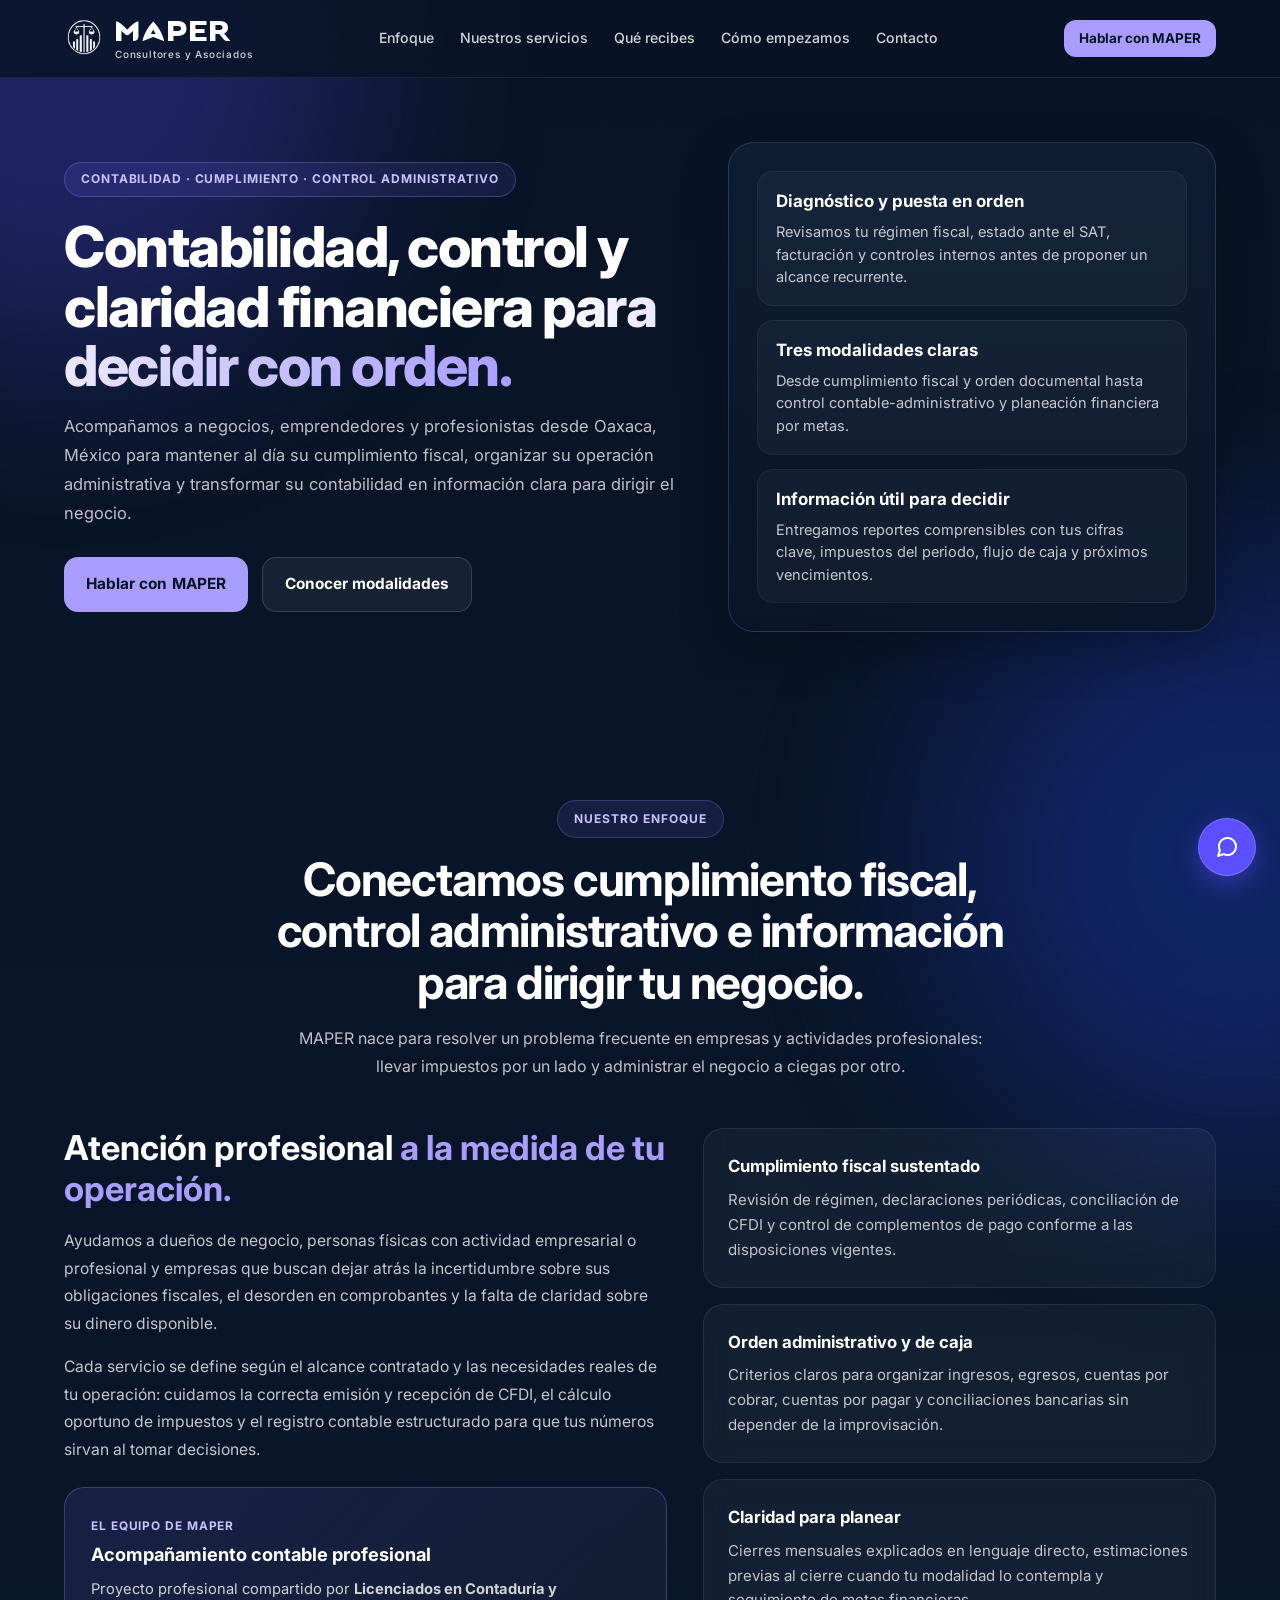
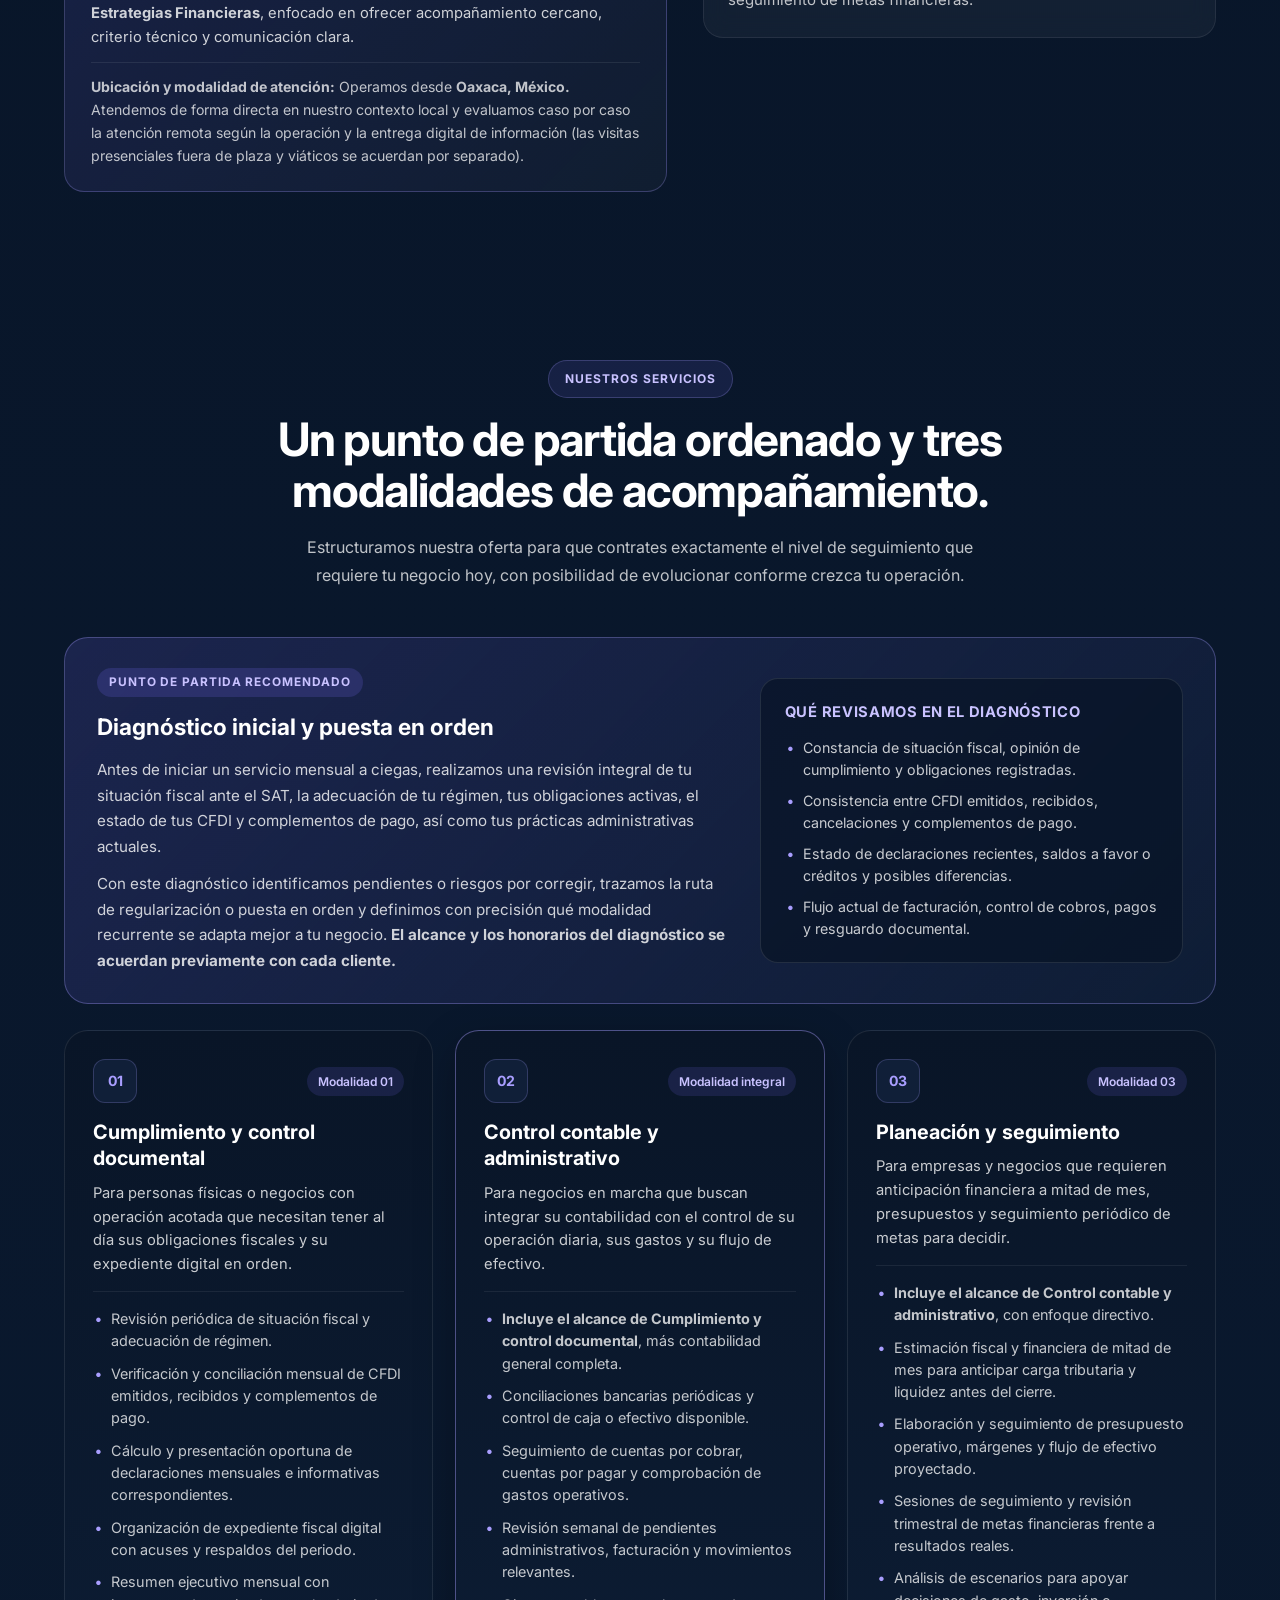
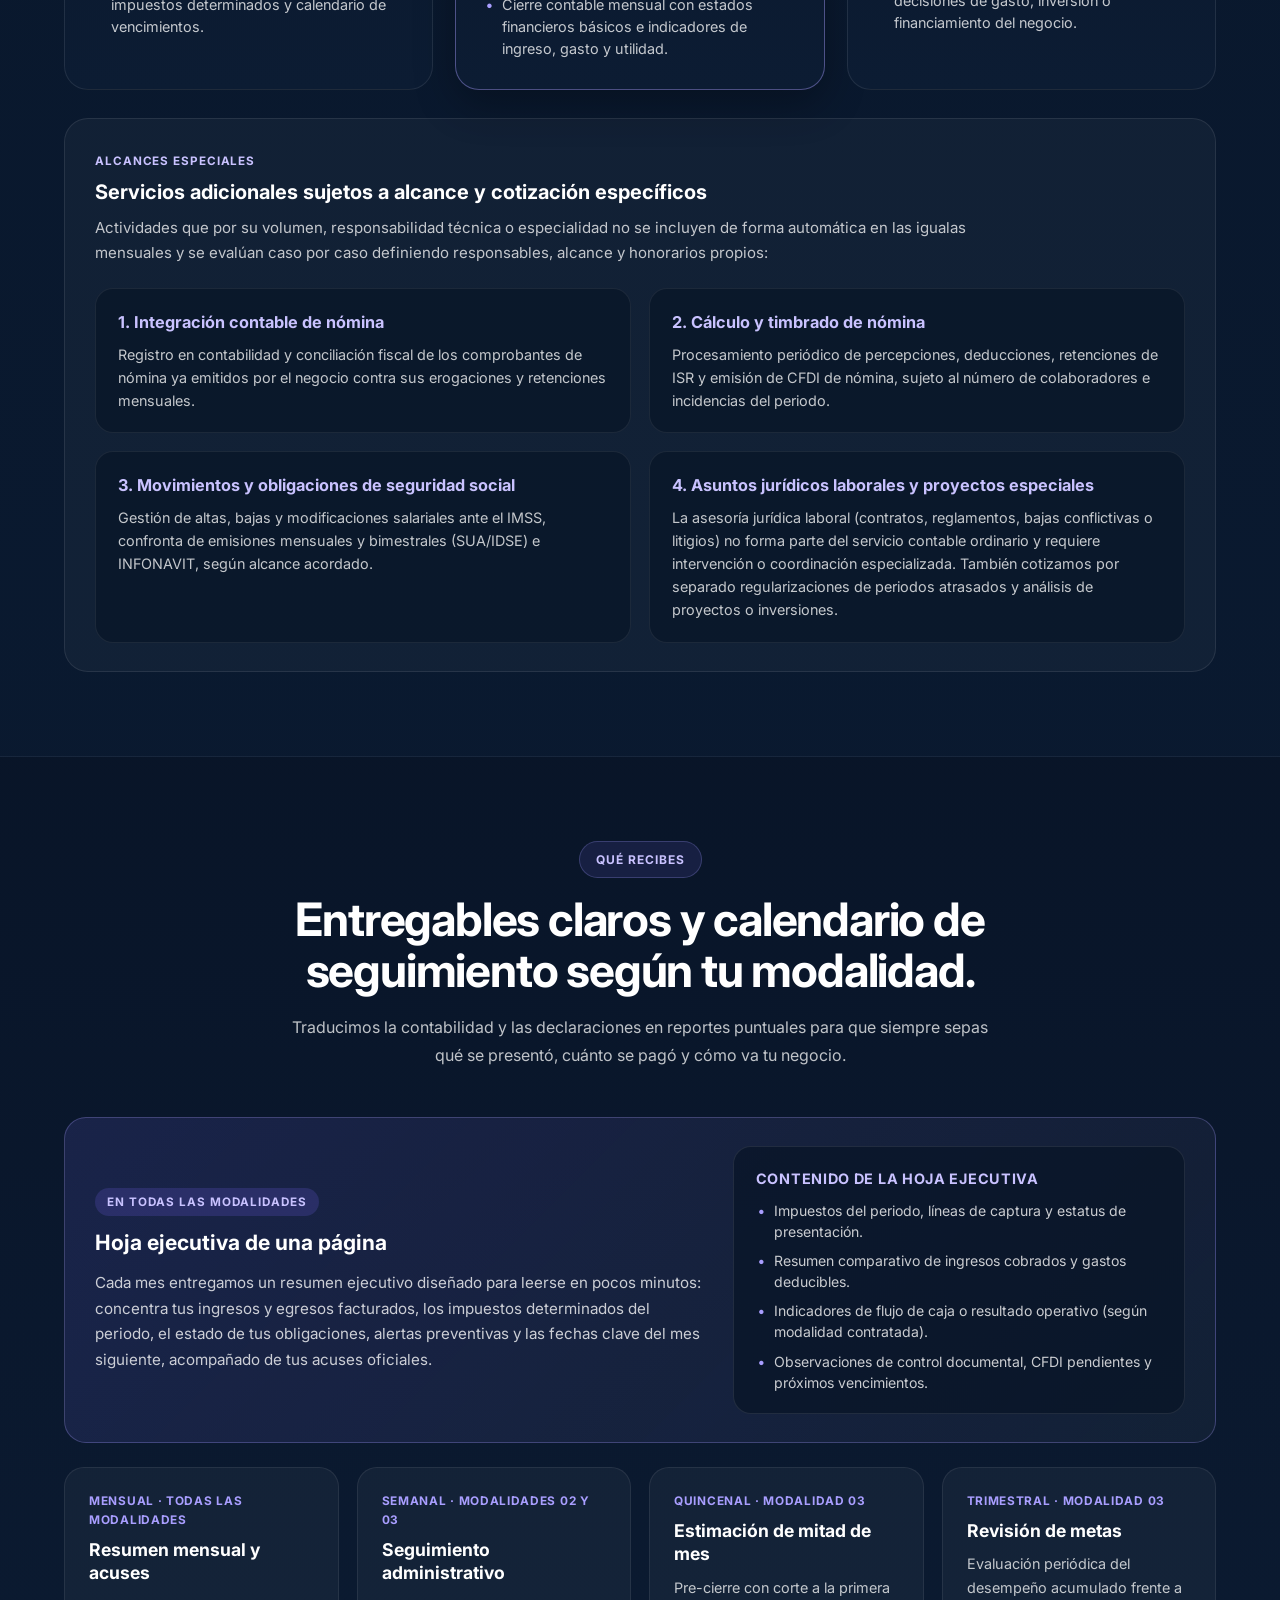
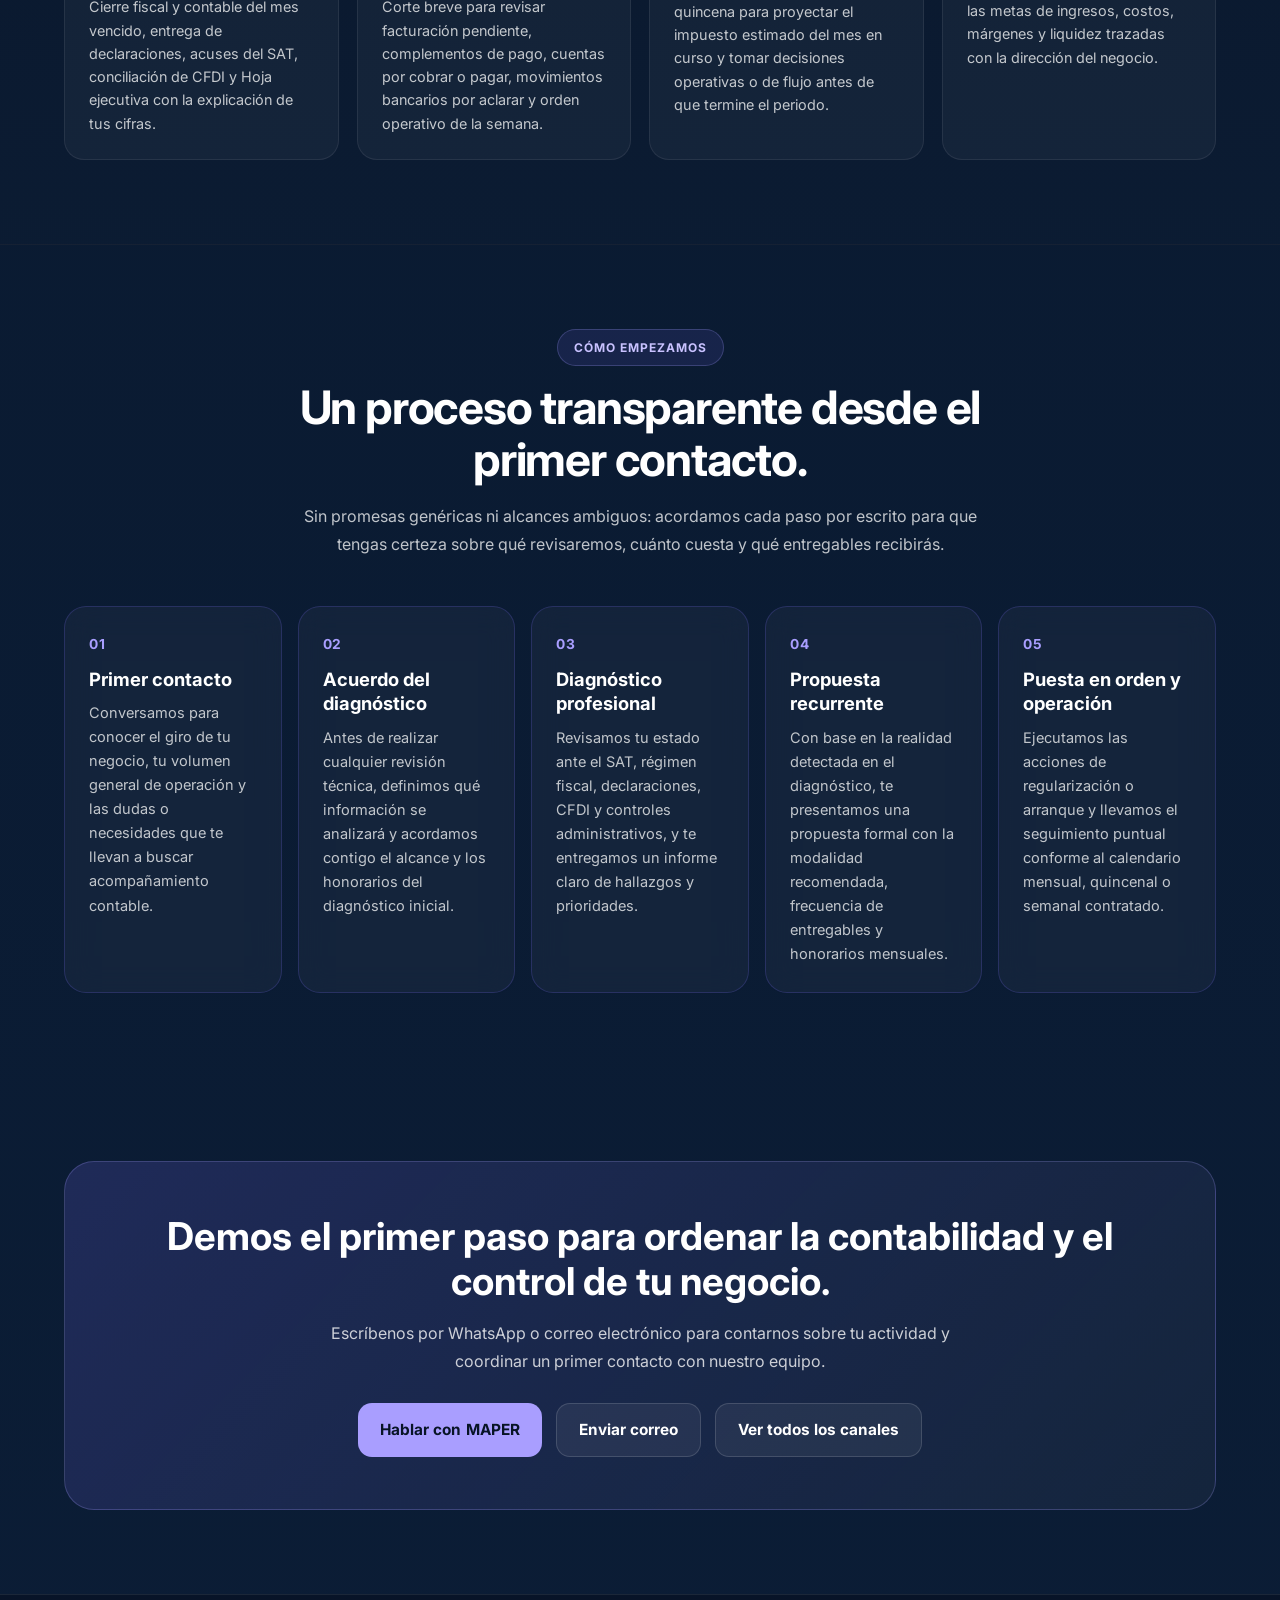
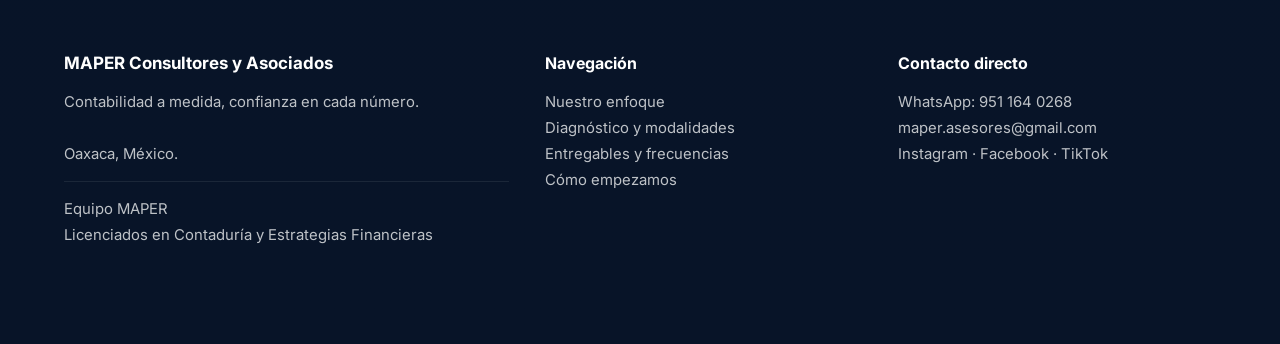
<file: index.html>
<!DOCTYPE html>
<html lang="es">

<head>

<meta charset="UTF-8">
<meta name="viewport" content="width=device-width, initial-scale=1.0">

<title data-brand-template="{name} | Contabilidad, Cumplimiento y Control Administrativo">MAPER | Contabilidad, Cumplimiento y Control Administrativo</title>
<meta property="og:title" content="MAPER | Contabilidad, Cumplimiento y Control Administrativo" data-brand-content="{name} | Contabilidad, Cumplimiento y Control Administrativo">
<meta property="og:description" content="Despacho contable en Oaxaca, México. Contabilidad, cumplimiento fiscal, control administrativo e información clara para tomar decisiones.">

<meta property="og:url" content="https://maper-consultores.github.io/" data-brand-url="">
<meta property="og:type" content="website">
<meta property="og:image" content="https://maper-consultores.github.io/assets/logos/og-image.jpg" data-brand-url="assets/logos/og-image.jpg">
<meta property="og:image:secure_url" content="https://maper-consultores.github.io/assets/logos/og-image.jpg" data-brand-url="assets/logos/og-image.jpg">
<meta property="og:image:type" content="image/jpeg">
<meta property="og:image:width" content="800">
<meta property="og:image:height" content="800">
<meta property="og:image:alt" content="MAPER Consultores y Asociados" data-brand-content="{fullName}">
<meta name="twitter:image" content="https://maper-consultores.github.io/assets/logos/og-image.jpg" data-brand-url="assets/logos/og-image.jpg">
<meta name="twitter:image:alt" content="MAPER Consultores y Asociados" data-brand-content="{fullName}">


<meta name="twitter:card" content="summary_large_image">
<meta name="twitter:title" content="MAPER | Contabilidad, Cumplimiento y Control Administrativo" data-brand-content="{name} | Contabilidad, Cumplimiento y Control Administrativo">
<meta name="twitter:description" content="Despacho contable en Oaxaca, México. Contabilidad, cumplimiento fiscal, control administrativo e información clara para tomar decisiones.">

<meta name="description" content="MAPER Consultores y Asociados: contabilidad, cumplimiento fiscal, control administrativo y planeación por metas para negocios y profesionistas desde Oaxaca, México.">

<link rel="preconnect" href="https://fonts.googleapis.com">
<link rel="preconnect" href="https://fonts.gstatic.com" crossorigin>

<link href="https://fonts.googleapis.com/css2?family=Inter:wght@300;400;500;600;700;800&amp;display=swap" rel="stylesheet">

<link rel="stylesheet" href="assets/css/base.css">
<link rel="stylesheet" href="assets/css/layout.css">
<link rel="stylesheet" href="assets/css/components.css">
<link rel="stylesheet" href="assets/css/animations.css">

<link rel="stylesheet" href="assets/css/marca.css"><script defer src="assets/js/marca-config.js"></script><script defer src="assets/js/marca.js"></script></head>

<body>

<div class="glow glow1"></div>
<div class="glow glow2"></div>

<header class="site-header">
<div class="container">

<nav>

<div class="logo">
<a href="./" aria-label="Inicio MAPER">

<span class="brand-lockup"><img class="brand-icon" data-brand-image="icon" src="[data-uri]" alt="MAPER Consultores y Asociados"><span class="brand-copy"><span class="brand-wordmark" data-brand="name">MAPER</span><span class="brand-descriptor" data-brand="descriptor">Consultores y Asociados</span></span></span>
</a>
</div>

<div class="nav-links">

<a href="#quienes">
Enfoque
</a>

<a href="#servicios">
Nuestros servicios
</a>

<a href="#entregables">
Qué recibes
</a>

<a href="#proceso">
Cómo empezamos
</a>

<a href="contacto/">
Contacto
</a>

<a href="https://wa.me/529511640268?text=Hola%2C%20me%20gustar%C3%ADa%20conocer%20los%20servicios%20de%20MAPER%20Consultores%20y%20Asociados." target="_blank" class="nav-mobile-cta" data-brand-link="whatsapp">
Hablar con <span data-brand="name">MAPER</span>
</a>

</div>

<div class="nav-actions" style="display: flex; align-items: center; gap: 12px;">

<a href="https://wa.me/529511640268?text=Hola%2C%20me%20gustar%C3%ADa%20conocer%20los%20servicios%20de%20MAPER%20Consultores%20y%20Asociados." target="_blank" class="nav-btn" data-brand-link="whatsapp">
Hablar con <span data-brand="name">MAPER</span>
</a>

<button class="hamburger" aria-label="Abrir menú" aria-expanded="false" id="mobile-menu-btn">
  <svg width="24" height="24" stroke="currentColor" stroke-width="2" fill="none" stroke-linecap="round" stroke-linejoin="round" class="icon-menu" viewBox="0 0 24 24"><line x1="3" y1="12" x2="21" y2="12"></line><line x1="3" y1="6" x2="21" y2="6"></line><line x1="3" y1="18" x2="21" y2="18"></line></svg>
  <svg width="24" height="24" stroke="currentColor" stroke-width="2" fill="none" stroke-linecap="round" stroke-linejoin="round" class="icon-close" style="display:none;" viewBox="0 0 24 24"><line x1="18" y1="6" x2="6" y2="18"></line><line x1="6" y1="6" x2="18" y2="18"></line></svg>
</button>

</div>

</nav>

</div>
</header>

<!-- HERO -->

<section class="hero fade">

<div class="container">

<div class="hero-grid">

<div>

<div class="hero-badge">
CONTABILIDAD · CUMPLIMIENTO · CONTROL ADMINISTRATIVO
</div>

<h1>
Contabilidad, control y claridad financiera
<span class="hero-gradient">
para decidir con orden.
</span>
</h1>

<p>
Acompañamos a negocios, emprendedores y profesionistas desde Oaxaca, México para mantener al día su cumplimiento fiscal, organizar su operación administrativa y transformar su contabilidad en información clara para dirigir el negocio.
</p>

<div class="buttons">

<a href="https://wa.me/529511640268?text=Hola%2C%20me%20gustar%C3%ADa%20conocer%20los%20servicios%20de%20MAPER%20Consultores%20y%20Asociados." target="_blank" class="btn btn-primary" data-brand-link="whatsapp">
Hablar con <span data-brand="name">MAPER</span>
</a>

<a href="#servicios" class="btn btn-secondary">
Conocer modalidades
</a>

</div>

</div>

<div class="hero-side">

<div class="metric">
<h3>
Diagnóstico y puesta en orden
</h3>
<p>
Revisamos tu régimen fiscal, estado ante el SAT, facturación y controles internos antes de proponer un alcance recurrente.
</p>
</div>

<div class="metric">
<h3>
Tres modalidades claras
</h3>
<p>
Desde cumplimiento fiscal y orden documental hasta control contable-administrativo y planeación financiera por metas.
</p>
</div>

<div class="metric">
<h3>
Información útil para decidir
</h3>
<p>
Entregamos reportes comprensibles con tus cifras clave, impuestos del periodo, flujo de caja y próximos vencimientos.
</p>
</div>

</div>

</div>

</div>

</section>

<!-- QUIENES SOMOS / ENFOQUE -->

<section class="section fade" id="quienes">

<div class="container">

<div class="section-title">

<span>
NUESTRO ENFOQUE
</span>

<h2>
Conectamos cumplimiento fiscal, control administrativo e información para dirigir tu negocio.
</h2>

<p>
<span data-brand="name">MAPER</span> nace para resolver un problema frecuente en empresas y actividades profesionales: llevar impuestos por un lado y administrar el negocio a ciegas por otro.
</p>

</div>

<div class="about-grid">

<div class="about-text">

<h3>
Atención profesional
<span>
a la medida de tu operación.
</span>
</h3>

<p>
Ayudamos a dueños de negocio, personas físicas con actividad empresarial o profesional y empresas que buscan dejar atrás la incertidumbre sobre sus obligaciones fiscales, el desorden en comprobantes y la falta de claridad sobre su dinero disponible.
</p>

<p>
Cada servicio se define según el alcance contratado y las necesidades reales de tu operación: cuidamos la correcta emisión y recepción de CFDI, el cálculo oportuno de impuestos y el registro contable estructurado para que tus números sirvan al tomar decisiones.
</p>

<div class="founders-card">
<span class="founders-label">El equipo de <span data-brand="name">MAPER</span></span>
<h4>Acompañamiento contable profesional</h4>
<p>
Proyecto profesional compartido por <strong>Licenciados en Contaduría y Estrategias Financieras</strong>, enfocado en ofrecer acompañamiento cercano, criterio técnico y comunicación clara.
</p>
<p class="founders-location">
<strong>Ubicación y modalidad de atención:</strong> Operamos desde <strong><span data-brand="location">Oaxaca, México.</span></strong> Atendemos de forma directa en nuestro contexto local y evaluamos caso por caso la atención remota según la operación y la entrega digital de información (las visitas presenciales fuera de plaza y viáticos se acuerdan por separado).
</p>
</div>

</div>

<div class="about-cards">

<div class="about-card">
<h4>
Cumplimiento fiscal sustentado
</h4>
<p>
Revisión de régimen, declaraciones periódicas, conciliación de CFDI y control de complementos de pago conforme a las disposiciones vigentes.
</p>
</div>

<div class="about-card">
<h4>
Orden administrativo y de caja
</h4>
<p>
Criterios claros para organizar ingresos, egresos, cuentas por cobrar, cuentas por pagar y conciliaciones bancarias sin depender de la improvisación.
</p>
</div>

<div class="about-card">
<h4>
Claridad para planear
</h4>
<p>
Cierres mensuales explicados en lenguaje directo, estimaciones previas al cierre cuando tu modalidad lo contempla y seguimiento de metas financieras.
</p>
</div>

</div>

</div>

</div>

</section>

<!-- SERVICIOS Y MODALIDADES -->

<section class="section fade" id="servicios">

<div class="container">

<div class="section-title">

<span>
NUESTROS SERVICIOS
</span>

<h2>
Un punto de partida ordenado y tres modalidades de acompañamiento.
</h2>

<p>
Estructuramos nuestra oferta para que contrates exactamente el nivel de seguimiento que requiere tu negocio hoy, con posibilidad de evolucionar conforme crezca tu operación.
</p>

</div>

<!-- PUNTO DE PARTIDA: DIAGNÓSTICO INICIAL -->

<div class="diagnostic-banner">

<div>
<span class="diagnostic-tag">Punto de partida recomendado</span>
<h3>Diagnóstico inicial y puesta en orden</h3>
<p>
Antes de iniciar un servicio mensual a ciegas, realizamos una revisión integral de tu situación fiscal ante el SAT, la adecuación de tu régimen, tus obligaciones activas, el estado de tus CFDI y complementos de pago, así como tus prácticas administrativas actuales.
</p>
<p>
Con este diagnóstico identificamos pendientes o riesgos por corregir, trazamos la ruta de regularización o puesta en orden y definimos con precisión qué modalidad recurrente se adapta mejor a tu negocio. <strong>El alcance y los honorarios del diagnóstico se acuerdan previamente con cada cliente.</strong>
</p>
</div>

<div class="diagnostic-meta">
<h4>Qué revisamos en el diagnóstico</h4>
<ul class="diagnostic-list">
<li>Constancia de situación fiscal, opinión de cumplimiento y obligaciones registradas.</li>
<li>Consistencia entre CFDI emitidos, recibidos, cancelaciones y complementos de pago.</li>
<li>Estado de declaraciones recientes, saldos a favor o créditos y posibles diferencias.</li>
<li>Flujo actual de facturación, control de cobros, pagos y resguardo documental.</li>
</ul>
</div>

</div>

<!-- TRES MODALIDADES RECURRENTES -->

<div class="services">

<!-- MODALIDAD 1 -->
<div class="service-card">

<div class="service-header">
<div class="service-icon">
01
</div>
<span class="service-tag">Modalidad 01</span>
</div>

<h3>
Cumplimiento y control documental
</h3>

<p class="service-for">
Para personas físicas o negocios con operación acotada que necesitan tener al día sus obligaciones fiscales y su expediente digital en orden.
</p>

<ul class="service-list">
<li>Revisión periódica de situación fiscal y adecuación de régimen.</li>
<li>Verificación y conciliación mensual de CFDI emitidos, recibidos y complementos de pago.</li>
<li>Cálculo y presentación oportuna de declaraciones mensuales e informativas correspondientes.</li>
<li>Organización de expediente fiscal digital con acuses y respaldos del periodo.</li>
<li>Resumen ejecutivo mensual con impuestos determinados y calendario de vencimientos.</li>
</ul>

</div>

<!-- MODALIDAD 2 -->
<div class="service-card featured">

<div class="service-header">
<div class="service-icon">
02
</div>
<span class="service-tag">Modalidad integral</span>
</div>

<h3>
Control contable y administrativo
</h3>

<p class="service-for">
Para negocios en marcha que buscan integrar su contabilidad con el control de su operación diaria, sus gastos y su flujo de efectivo.
</p>

<ul class="service-list">
<li><strong>Incluye el alcance de Cumplimiento y control documental</strong>, más contabilidad general completa.</li>
<li>Conciliaciones bancarias periódicas y control de caja o efectivo disponible.</li>
<li>Seguimiento de cuentas por cobrar, cuentas por pagar y comprobación de gastos operativos.</li>
<li>Revisión semanal de pendientes administrativos, facturación y movimientos relevantes.</li>
<li>Cierre contable mensual con estados financieros básicos e indicadores de ingreso, gasto y utilidad.</li>
</ul>

</div>

<!-- MODALIDAD 3 -->
<div class="service-card">

<div class="service-header">
<div class="service-icon">
03
</div>
<span class="service-tag">Modalidad 03</span>
</div>

<h3>
Planeación y seguimiento
</h3>

<p class="service-for">
Para empresas y negocios que requieren anticipación financiera a mitad de mes, presupuestos y seguimiento periódico de metas para decidir.
</p>

<ul class="service-list">
<li><strong>Incluye el alcance de Control contable y administrativo</strong>, con enfoque directivo.</li>
<li>Estimación fiscal y financiera de mitad de mes para anticipar carga tributaria y liquidez antes del cierre.</li>
<li>Elaboración y seguimiento de presupuesto operativo, márgenes y flujo de efectivo proyectado.</li>
<li>Sesiones de seguimiento y revisión trimestral de metas financieras frente a resultados reales.</li>
<li>Análisis de escenarios para apoyar decisiones de gasto, inversión o financiamiento del negocio.</li>
</ul>

</div>

</div>

<!-- SERVICIOS ADICIONALES BAJO COTIZACIÓN ESPECÍFICA -->

<div class="additional-box">

<div class="additional-header">
<div>
<span>ALCANCES ESPECIALES</span>
<h3>Servicios adicionales sujetos a alcance y cotización específicos</h3>
<p>
Actividades que por su volumen, responsabilidad técnica o especialidad no se incluyen de forma automática en las igualas mensuales y se evalúan caso por caso definiendo responsables, alcance y honorarios propios:
</p>
</div>
</div>

<div class="additional-grid">

<div class="additional-item">
<h4>1. Integración contable de nómina</h4>
<p>
Registro en contabilidad y conciliación fiscal de los comprobantes de nómina ya emitidos por el negocio contra sus erogaciones y retenciones mensuales.
</p>
</div>

<div class="additional-item">
<h4>2. Cálculo y timbrado de nómina</h4>
<p>
Procesamiento periódico de percepciones, deducciones, retenciones de ISR y emisión de CFDI de nómina, sujeto al número de colaboradores e incidencias del periodo.
</p>
</div>

<div class="additional-item">
<h4>3. Movimientos y obligaciones de seguridad social</h4>
<p>
Gestión de altas, bajas y modificaciones salariales ante el IMSS, confronta de emisiones mensuales y bimestrales (SUA/IDSE) e INFONAVIT, según alcance acordado.
</p>
</div>

<div class="additional-item">
<h4>4. Asuntos jurídicos laborales y proyectos especiales</h4>
<p>
La asesoría jurídica laboral (contratos, reglamentos, bajas conflictivas o litigios) no forma parte del servicio contable ordinario y requiere intervención o coordinación especializada. También cotizamos por separado regularizaciones de periodos atrasados y análisis de proyectos o inversiones.
</p>
</div>

</div>

</div>

</div>

</section>

<!-- ENTREGABLES Y FRECUENCIAS -->

<section class="section dark-section fade" id="entregables">

<div class="container">

<div class="section-title">

<span>
QUÉ RECIBES
</span>

<h2>
Entregables claros y calendario de seguimiento según tu modalidad.
</h2>

<p>
Traducimos la contabilidad y las declaraciones en reportes puntuales para que siempre sepas qué se presentó, cuánto se pagó y cómo va tu negocio.
</p>

</div>

<div class="executive-banner">

<div>
<span class="executive-badge">En todas las modalidades</span>
<h3>Hoja ejecutiva de una página</h3>
<p>
Cada mes entregamos un resumen ejecutivo diseñado para leerse en pocos minutos: concentra tus ingresos y egresos facturados, los impuestos determinados del periodo, el estado de tus obligaciones, alertas preventivas y las fechas clave del mes siguiente, acompañado de tus acuses oficiales.
</p>
</div>

<div class="executive-preview">
<h4>Contenido de la Hoja ejecutiva</h4>
<ul>
<li>Impuestos del periodo, líneas de captura y estatus de presentación.</li>
<li>Resumen comparativo de ingresos cobrados y gastos deducibles.</li>
<li>Indicadores de flujo de caja o resultado operativo (según modalidad contratada).</li>
<li>Observaciones de control documental, CFDI pendientes y próximos vencimientos.</li>
</ul>
</div>

</div>

<div class="deliverables-grid">

<div class="deliverable-card">
<span class="deliverable-freq">Mensual · Todas las modalidades</span>
<h3>Resumen mensual y acuses</h3>
<p>
Cierre fiscal y contable del mes vencido, entrega de declaraciones, acuses del SAT, conciliación de CFDI y Hoja ejecutiva con la explicación de tus cifras.
</p>
</div>

<div class="deliverable-card">
<span class="deliverable-freq">Semanal · Modalidades 02 y 03</span>
<h3>Seguimiento administrativo</h3>
<p>
Corte breve para revisar facturación pendiente, complementos de pago, cuentas por cobrar o pagar, movimientos bancarios por aclarar y orden operativo de la semana.
</p>
</div>

<div class="deliverable-card">
<span class="deliverable-freq">Quincenal · Modalidad 03</span>
<h3>Estimación de mitad de mes</h3>
<p>
Pre-cierre con corte a la primera quincena para proyectar el impuesto estimado del mes en curso y tomar decisiones operativas o de flujo antes de que termine el periodo.
</p>
</div>

<div class="deliverable-card">
<span class="deliverable-freq">Trimestral · Modalidad 03</span>
<h3>Revisión de metas</h3>
<p>
Evaluación periódica del desempeño acumulado frente a las metas de ingresos, costos, márgenes y liquidez trazadas con la dirección del negocio.
</p>
</div>

</div>

</div>

</section>

<!-- PROCESO DE CONTRATACIÓN -->

<section class="section fade" id="proceso">

<div class="container">

<div class="section-title">

<span>
CÓMO EMPEZAMOS
</span>

<h2>
Un proceso transparente desde el primer contacto.
</h2>

<p>
Sin promesas genéricas ni alcances ambiguos: acordamos cada paso por escrito para que tengas certeza sobre qué revisaremos, cuánto cuesta y qué entregables recibirás.
</p>

</div>

<div class="metodo-grid">

<div class="metodo-card">
<div class="metodo-numero">
01
</div>
<h3>
Primer contacto
</h3>
<p>
Conversamos para conocer el giro de tu negocio, tu volumen general de operación y las dudas o necesidades que te llevan a buscar acompañamiento contable.
</p>
</div>

<div class="metodo-card">
<div class="metodo-numero">
02
</div>
<h3>
Acuerdo del diagnóstico
</h3>
<p>
Antes de realizar cualquier revisión técnica, definimos qué información se analizará y acordamos contigo el alcance y los honorarios del diagnóstico inicial.
</p>
</div>

<div class="metodo-card">
<div class="metodo-numero">
03
</div>
<h3>
Diagnóstico profesional
</h3>
<p>
Revisamos tu estado ante el SAT, régimen fiscal, declaraciones, CFDI y controles administrativos, y te entregamos un informe claro de hallazgos y prioridades.
</p>
</div>

<div class="metodo-card">
<div class="metodo-numero">
04
</div>
<h3>
Propuesta recurrente
</h3>
<p>
Con base en la realidad detectada en el diagnóstico, te presentamos una propuesta formal con la modalidad recomendada, frecuencia de entregables y honorarios mensuales.
</p>
</div>

<div class="metodo-card">
<div class="metodo-numero">
05
</div>
<h3>
Puesta en orden y operación
</h3>
<p>
Ejecutamos las acciones de regularización o arranque y llevamos el seguimiento puntual conforme al calendario mensual, quincenal o semanal contratado.
</p>
</div>

</div>

</div>

</section>

<!-- CONTACTO -->

<section class="section fade" id="contacto">

<div class="container">

<div class="contact-box">

<h2>
Demos el primer paso para ordenar la contabilidad y el control de tu negocio.
</h2>

<p>
Escríbenos por WhatsApp o correo electrónico para contarnos sobre tu actividad y coordinar un primer contacto con nuestro equipo.
</p>

<div class="buttons" style="justify-content:center;">

<a class="btn btn-primary" href="https://wa.me/529511640268?text=Hola%2C%20me%20gustar%C3%ADa%20conocer%20los%20servicios%20de%20MAPER%20Consultores%20y%20Asociados." target="_blank" data-brand-link="whatsapp">
Hablar con <span data-brand="name">MAPER</span>
</a>

<a class="btn btn-secondary" href="mailto:maper.asesores@gmail.com?subject=Solicitud%20de%20informaci%C3%B3n&amp;body=Hola%2C%20equipo%20MAPER.%0AMe%20gustar%C3%ADa%20recibir%20informaci%C3%B3n%20sobre%20sus%20servicios." data-brand-link="mail">
Enviar correo
</a>

<a class="btn btn-secondary" href="contacto/">
Ver todos los canales
</a>

</div>

</div>

</div>

</section>

<!-- FOOTER -->

<footer>

<div class="container">

<div class="footer">

<div>

<h4>
<span data-brand="fullName">MAPER Consultores y Asociados</span>
</h4>

<p>
<span data-brand="tagline">Contabilidad a medida, confianza en cada número.</span><br>
<span data-brand="location">Oaxaca, México.</span>
</p>

<p class="footer-note">
Equipo MAPER<br>
Licenciados en Contaduría y Estrategias Financieras
</p>

</div>

<div>

<h4>
Navegación
</h4>

<p><a href="#quienes">Nuestro enfoque</a></p>
<p><a href="#servicios">Diagnóstico y modalidades</a></p>
<p><a href="#entregables">Entregables y frecuencias</a></p>
<p><a href="#proceso">Cómo empezamos</a></p>

</div>

<div>

<h4>
Contacto directo
</h4>

<p>
<a href="https://wa.me/529511640268?text=Hola%2C%20me%20gustar%C3%ADa%20conocer%20los%20servicios%20de%20MAPER%20Consultores%20y%20Asociados." target="_blank" data-brand-link="whatsapp">
WhatsApp: <span data-brand="phoneDisplay">951 164 0268</span>
</a>
</p>

<p>
<a href="mailto:maper.asesores@gmail.com?subject=Solicitud%20de%20informaci%C3%B3n&amp;body=Hola%2C%20equipo%20MAPER.%0AMe%20gustar%C3%ADa%20recibir%20informaci%C3%B3n%20sobre%20sus%20servicios." data-brand-link="mail">
<span data-brand="email">maper.asesores@gmail.com</span>
</a>
</p>

<p>
<a href="https://www.instagram.com/maper_consultores/" target="_blank" data-brand-link="instagram">
Instagram
</a>
 ·
<a href="https://www.facebook.com/maperconsultores/" target="_blank" data-brand-link="facebook">
Facebook
</a>
 ·
<a href="https://www.tiktok.com/@maper_consultores" target="_blank" data-brand-link="tiktok">
TikTok
</a>
</p>

</div>

</div>

</div>

</footer>

<div class="fab-wrapper">
  <div class="fab-menu">
    <a href="mailto:maper.asesores@gmail.com?subject=Solicitud%20de%20informaci%C3%B3n&amp;body=Hola%2C%20equipo%20MAPER.%0AMe%20gustar%C3%ADa%20recibir%20informaci%C3%B3n%20sobre%20sus%20servicios." class="fab-item mail" aria-label="Correo" data-brand-link="mail">
      <svg xmlns="http://www.w3.org/2000/svg" width="20" height="20" fill="none" stroke="currentColor" stroke-width="2" stroke-linecap="round" stroke-linejoin="round" viewBox="0 0 24 24"><rect width="20" height="16" x="2" y="4" rx="2" /><path d="m22 7-8.97 5.7a1.94 1.94 0 0 1-2.06 0L2 7" /></svg>
    </a>
    <a href="https://wa.me/529511640268?text=Hola%2C%20me%20gustar%C3%ADa%20conocer%20los%20servicios%20de%20MAPER%20Consultores%20y%20Asociados." class="fab-item whatsapp" target="_blank" aria-label="WhatsApp" data-brand-link="whatsapp">
      <svg xmlns="http://www.w3.org/2000/svg" width="20" height="20" fill="none" stroke="currentColor" stroke-width="2" stroke-linecap="round" stroke-linejoin="round" viewBox="0 0 24 24"><path d="M7.9 20A9 9 0 1 0 4 16.1L2 22Z" /><path d="M8 7l2 3-1 1c1 2 2 3 4 4l1-1 3 2c-1 2-3 2-5 1-3-2-5-4-6-7 0-2 0-3 2-3z" /></svg>
    </a>
    <a href="contacto/" class="fab-item contact" aria-label="Hablar con MAPER" data-brand-aria="Hablar con {name}">
      <svg xmlns="http://www.w3.org/2000/svg" width="20" height="20" fill="none" stroke="currentColor" stroke-width="2" stroke-linecap="round" stroke-linejoin="round" viewBox="0 0 24 24"><path d="M16 21v-2a4 4 0 0 0-4-4H6a4 4 0 0 0-4 4v2" /><circle cx="9" cy="7" r="4" /><path d="M22 21v-2a4 4 0 0 0-3-3.87" /><path d="M16 3.13a4 4 0 0 1 0 7.75" /></svg>
    </a>
  </div>
  <button class="fab-toggle" aria-label="Opciones de contacto" aria-expanded="false" id="fab-toggle-btn">
    <svg width="24" height="24" stroke="currentColor" stroke-width="2" fill="none" stroke-linecap="round" stroke-linejoin="round" class="icon-chat" viewBox="0 0 24 24"><path d="M21 11.5a8.38 8.38 0 0 1-.9 3.8 8.5 8.5 0 0 1-7.6 4.7 8.38 8.38 0 0 1-3.8-.9L3 21l1.9-5.7a8.38 8.38 0 0 1-.9-3.8 8.5 8.5 0 0 1 4.7-7.6 8.38 8.38 0 0 1 3.8-.9h.5a8.48 8.48 0 0 1 8 8v.5z"></path></svg>
    <svg width="24" height="24" stroke="currentColor" stroke-width="2" fill="none" stroke-linecap="round" stroke-linejoin="round" class="icon-close" style="display:none;" viewBox="0 0 24 24"><line x1="18" y1="6" x2="6" y2="18"></line><line x1="6" y1="6" x2="18" y2="18"></line></svg>
  </button>
</div>

<script defer src="assets/js/main.js"></script>

</body>

</html>
</file>
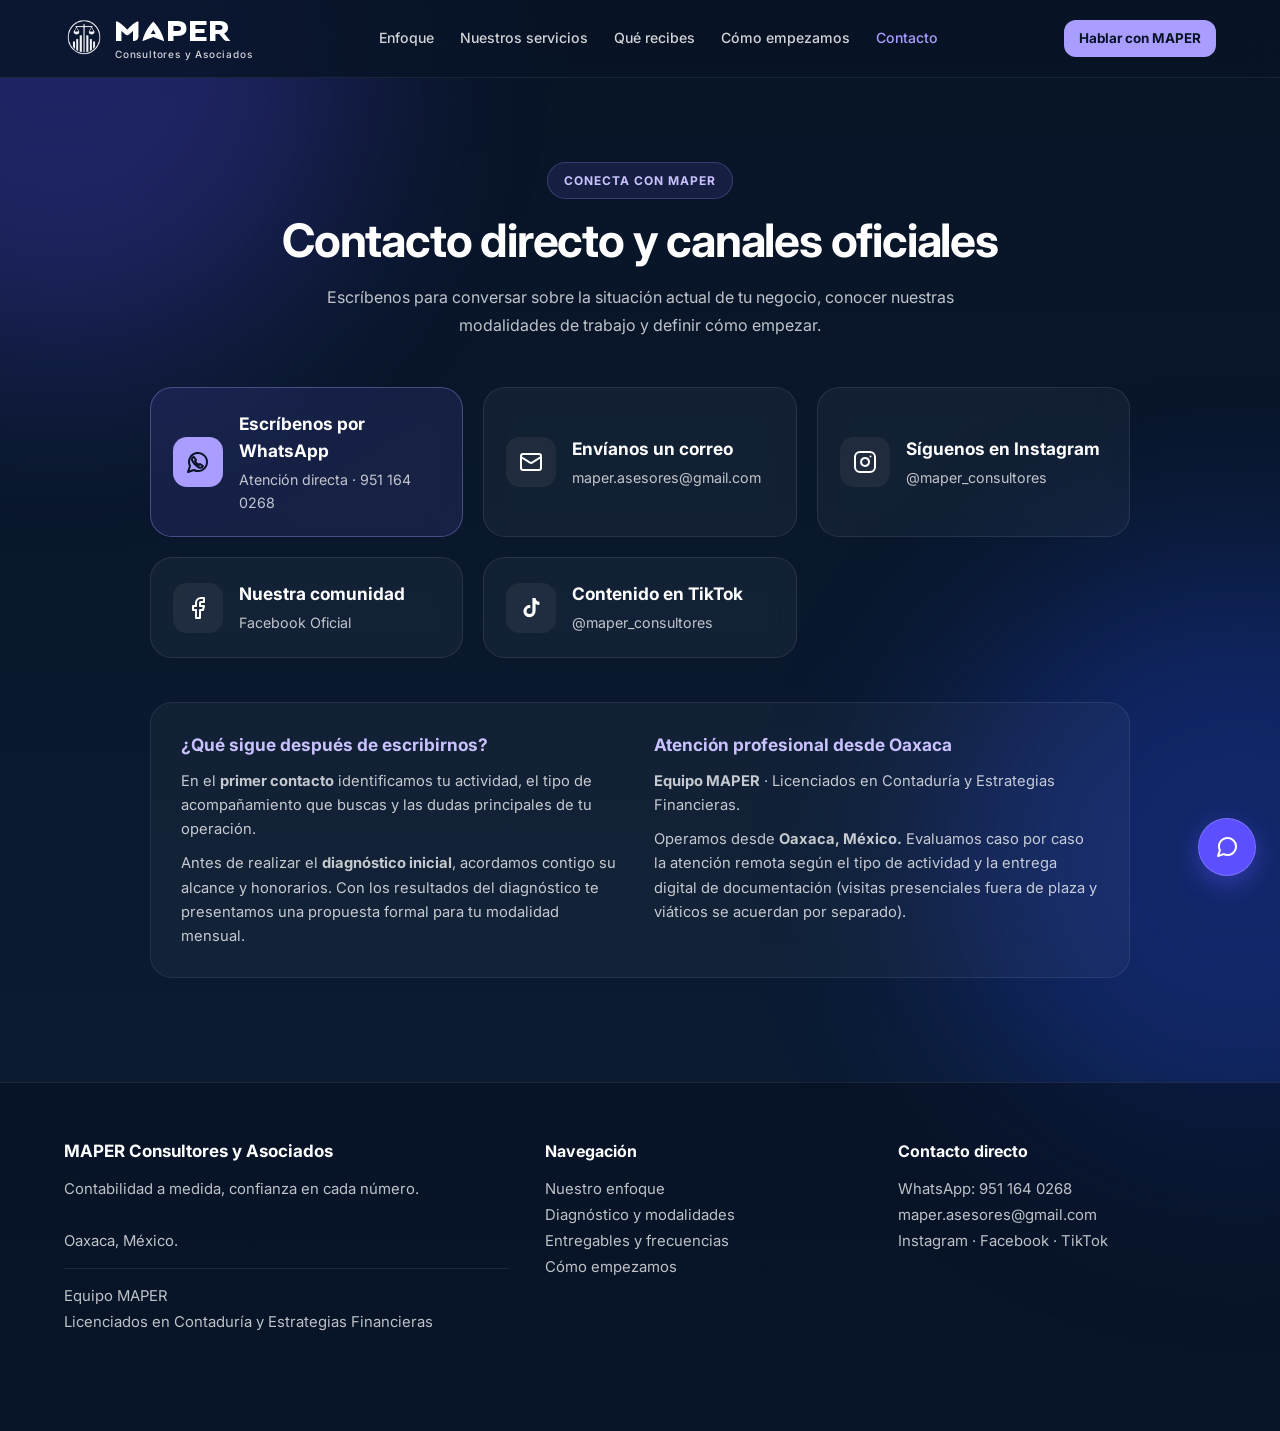
<file: contacto/index.html>
<!DOCTYPE html>
<html lang="es">
<head>
  <meta charset="UTF-8">
  <meta name="viewport" content="width=device-width, initial-scale=1.0">
  <title data-brand-template="Contacto | {name} - Contabilidad, Cumplimiento y Control Administrativo">Contacto | MAPER - Contabilidad, Cumplimiento y Control Administrativo</title>
  <meta property="og:title" content="Contacto | MAPER" data-brand-content="Contacto | {name}">
  <meta property="og:description" content="Coordina un primer contacto con MAPER Consultores y Asociados en Oaxaca, México. Contabilidad, cumplimiento fiscal y control administrativo." data-brand-content="Coordina un primer contacto con {fullName} en Oaxaca, México. Contabilidad, cumplimiento fiscal y control administrativo.">

  <meta property="og:url" content="https://maper-consultores.github.io/contacto/" data-brand-url="contacto/">
  <meta property="og:type" content="website">
<meta property="og:image" content="https://maper-consultores.github.io/assets/logos/og-image.jpg" data-brand-url="assets/logos/og-image.jpg">
<meta property="og:image:secure_url" content="https://maper-consultores.github.io/assets/logos/og-image.jpg" data-brand-url="assets/logos/og-image.jpg">
<meta property="og:image:type" content="image/jpeg">
<meta property="og:image:width" content="800">
<meta property="og:image:height" content="800">
<meta property="og:image:alt" content="MAPER Consultores y Asociados" data-brand-content="{fullName}">
<meta name="twitter:image" content="https://maper-consultores.github.io/assets/logos/og-image.jpg" data-brand-url="assets/logos/og-image.jpg">
<meta name="twitter:image:alt" content="MAPER Consultores y Asociados" data-brand-content="{fullName}">


  <meta name="twitter:card" content="summary_large_image">
  <meta name="twitter:title" content="Contacto | MAPER" data-brand-content="Contacto | {name}">
  <meta name="twitter:description" content="Coordina un primer contacto con MAPER Consultores y Asociados en Oaxaca, México. Contabilidad, cumplimiento fiscal y control administrativo." data-brand-content="Coordina un primer contacto con {fullName} en Oaxaca, México. Contabilidad, cumplimiento fiscal y control administrativo.">
  <meta name="description" content="Canales de contacto de MAPER Consultores y Asociados en Oaxaca, México. Escríbenos por WhatsApp o correo electrónico para conversar sobre tu negocio.">

  <link rel="preconnect" href="https://fonts.googleapis.com">
  <link rel="preconnect" href="https://fonts.gstatic.com" crossorigin>
  <link href="https://fonts.googleapis.com/css2?family=Inter:wght@300;400;500;600;700;800&amp;display=swap" rel="stylesheet">

  <link rel="stylesheet" href="../assets/css/base.css">
  <link rel="stylesheet" href="../assets/css/layout.css">
  <link rel="stylesheet" href="../assets/css/components.css">
  <link rel="stylesheet" href="../assets/css/animations.css">
<link rel="stylesheet" href="../assets/css/marca.css"><script defer src="../assets/js/marca-config.js"></script><script defer src="../assets/js/marca.js"></script></head>
<body>

  <div class="glow glow1"></div>
  <div class="glow glow2"></div>

  <header class="site-header">
  <div class="container">
    <nav>
      <div class="logo">
        <a href="../" aria-label="Inicio MAPER">
          <span class="brand-lockup"><img class="brand-icon" data-brand-image="icon" src="[data-uri]" alt="MAPER Consultores y Asociados"><span class="brand-copy"><span class="brand-wordmark" data-brand="name">MAPER</span><span class="brand-descriptor" data-brand="descriptor">Consultores y Asociados</span></span></span>
        </a>
      </div>
      <div class="nav-links">
        <a href="../#quienes">Enfoque</a>
        <a href="../#servicios">Nuestros servicios</a>
        <a href="../#entregables">Qué recibes</a>
        <a href="../#proceso">Cómo empezamos</a>
        <a href="./" aria-current="page">Contacto</a>
        <a href="https://wa.me/529511640268?text=Hola%2C%20me%20gustar%C3%ADa%20conocer%20los%20servicios%20de%20MAPER%20Consultores%20y%20Asociados." target="_blank" class="nav-mobile-cta" data-brand-link="whatsapp">Hablar con <span data-brand="name">MAPER</span></a>
      </div>
      <div class="nav-actions" style="display: flex; align-items: center; gap: 12px;">
        <a href="https://wa.me/529511640268?text=Hola%2C%20me%20gustar%C3%ADa%20conocer%20los%20servicios%20de%20MAPER%20Consultores%20y%20Asociados." target="_blank" class="nav-btn" data-brand-link="whatsapp">Hablar con <span data-brand="name">MAPER</span></a>
        <button class="hamburger" aria-label="Abrir menú" aria-expanded="false" id="mobile-menu-btn">
          <svg width="24" height="24" stroke="currentColor" stroke-width="2" fill="none" stroke-linecap="round" stroke-linejoin="round" class="icon-menu" viewBox="0 0 24 24"><line x1="3" y1="12" x2="21" y2="12"></line><line x1="3" y1="6" x2="21" y2="6"></line><line x1="3" y1="18" x2="21" y2="18"></line></svg>
          <svg width="24" height="24" stroke="currentColor" stroke-width="2" fill="none" stroke-linecap="round" stroke-linejoin="round" class="icon-close" style="display:none;" viewBox="0 0 24 24"><line x1="18" y1="6" x2="6" y2="18"></line><line x1="6" y1="6" x2="18" y2="18"></line></svg>
        </button>
      </div>
    </nav>
  </div>
  </header>

  <section class="section fade">
    <div class="container">
      <div class="section-title">
        <span>CONECTA CON <span data-brand="name">MAPER</span></span>
        <h2>Contacto directo y canales oficiales</h2>
        <p>Escríbenos para conversar sobre la situación actual de tu negocio, conocer nuestras modalidades de trabajo y definir cómo empezar.</p>
      </div>

      <div class="contact-hub-grid">

        <!-- WHATSAPP -->
        <a href="https://wa.me/529511640268?text=Hola%2C%20me%20gustar%C3%ADa%20conocer%20los%20servicios%20de%20MAPER%20Consultores%20y%20Asociados." target="_blank" class="contact-card primary" data-brand-link="whatsapp">
          <div class="contact-icon">
            <svg xmlns="http://www.w3.org/2000/svg" viewBox="0 0 24 24"><path d="M7.9 20A9 9 0 1 0 4 16.1L2 22Z" /><path d="M8 7l2 3-1 1c1 2 2 3 4 4l1-1 3 2c-1 2-3 2-5 1-3-2-5-4-6-7 0-2 0-3 2-3z" /></svg>
          </div>
          <div class="contact-details">
            <h3>Escríbenos por WhatsApp</h3>
            <p>Atención directa · <span data-brand="phoneDisplay">951 164 0268</span></p>
          </div>
        </a>

        <!-- CORREO -->
        <a href="mailto:maper.asesores@gmail.com?subject=Solicitud%20de%20informaci%C3%B3n&amp;body=Hola%2C%20equipo%20MAPER.%0AMe%20gustar%C3%ADa%20recibir%20informaci%C3%B3n%20sobre%20sus%20servicios." class="contact-card" data-brand-link="mail">
          <div class="contact-icon">
            <svg xmlns="http://www.w3.org/2000/svg" viewBox="0 0 24 24"><rect width="20" height="16" x="2" y="4" rx="2" /><path d="m22 7-8.97 5.7a1.94 1.94 0 0 1-2.06 0L2 7" /></svg>
          </div>
          <div class="contact-details">
            <h3>Envíanos un correo</h3>
            <p><span data-brand="email">maper.asesores@gmail.com</span></p>
          </div>
        </a>

        <!-- INSTAGRAM -->
        <a href="https://www.instagram.com/maper_consultores/" target="_blank" class="contact-card" data-brand-link="instagram">
          <div class="contact-icon">
            <svg xmlns="http://www.w3.org/2000/svg" viewBox="0 0 24 24"><rect width="20" height="20" x="2" y="2" rx="5" ry="5" /><path d="M16 11.37A4 4 0 1 1 12.63 8 4 4 0 0 1 16 11.37z" /><line x1="17.5" x2="17.51" y1="6.5" y2="6.5" /></svg>
          </div>
          <div class="contact-details">
            <h3>Síguenos en Instagram</h3>
            <p><span data-brand="instagramHandle">@maper_consultores</span></p>
          </div>
        </a>

        <!-- FACEBOOK -->
        <a href="https://www.facebook.com/maperconsultores/" target="_blank" class="contact-card" data-brand-link="facebook">
          <div class="contact-icon">
            <svg xmlns="http://www.w3.org/2000/svg" viewBox="0 0 24 24"><path d="M18 2h-3a5 5 0 0 0-5 5v3H7v4h3v8h4v-8h3l1-4h-4V7a1 1 0 0 1 1-1h3z" /></svg>
          </div>
          <div class="contact-details">
            <h3>Nuestra comunidad</h3>
            <p>Facebook Oficial</p>
          </div>
        </a>

        <!-- TIKTOK -->
        <a href="https://www.tiktok.com/@maper_consultores" target="_blank" class="contact-card" data-brand-link="tiktok">
          <div class="contact-icon">
            <svg xmlns="http://www.w3.org/2000/svg" aria-hidden="true" style="fill:currentColor;stroke:none" viewBox="0 0 24 24"><path d="M16.6 2c.2 2.2 1.6 3.6 3.8 3.8v3.1a8.3 8.3 0 0 1-3.8-1v7.2a6.1 6.1 0 1 1-5.3-6v3.2a2.9 2.9 0 1 0 2.1 2.8V2z" /></svg>
          </div>
          <div class="contact-details">
            <h3>Contenido en TikTok</h3>
            <p><span data-brand="tiktokHandle">@maper_consultores</span></p>
          </div>
        </a>

      </div>

      <div class="contact-context-box">
        <div class="contact-context-item">
          <h3>¿Qué sigue después de escribirnos?</h3>
          <p>
            En el <strong>primer contacto</strong> identificamos tu actividad, el tipo de acompañamiento que buscas y las dudas principales de tu operación.
          </p>
          <p>
            Antes de realizar el <strong>diagnóstico inicial</strong>, acordamos contigo su alcance y honorarios. Con los resultados del diagnóstico te presentamos una propuesta formal para tu modalidad mensual.
          </p>
        </div>
        <div class="contact-context-item">
          <h3>Atención profesional desde Oaxaca</h3>
          <p>
            <strong>Equipo MAPER</strong> · Licenciados en Contaduría y Estrategias Financieras.
          </p>
          <p>
            Operamos desde <strong><span data-brand="location">Oaxaca, México.</span></strong> Evaluamos caso por caso la atención remota según el tipo de actividad y la entrega digital de documentación (visitas presenciales fuera de plaza y viáticos se acuerdan por separado).
          </p>
        </div>
      </div>

    </div>
  </section>

  <footer>
    <div class="container">
      <div class="footer">
        <div>
          <h4><span data-brand="fullName">MAPER Consultores y Asociados</span></h4>
          <p><span data-brand="tagline">Contabilidad a medida, confianza en cada número.</span><br><span data-brand="location">Oaxaca, México.</span></p>
          <p class="footer-note">
            Equipo MAPER<br>
            Licenciados en Contaduría y Estrategias Financieras
          </p>
        </div>
        <div>
          <h4>Navegación</h4>
          <p><a href="../#quienes">Nuestro enfoque</a></p>
          <p><a href="../#servicios">Diagnóstico y modalidades</a></p>
          <p><a href="../#entregables">Entregables y frecuencias</a></p>
          <p><a href="../#proceso">Cómo empezamos</a></p>
        </div>
        <div>
          <h4>Contacto directo</h4>
          <p><a href="https://wa.me/529511640268?text=Hola%2C%20me%20gustar%C3%ADa%20conocer%20los%20servicios%20de%20MAPER%20Consultores%20y%20Asociados." target="_blank" data-brand-link="whatsapp">WhatsApp: <span data-brand="phoneDisplay">951 164 0268</span></a></p>
          <p><a href="mailto:maper.asesores@gmail.com?subject=Solicitud%20de%20informaci%C3%B3n&amp;body=Hola%2C%20equipo%20MAPER.%0AMe%20gustar%C3%ADa%20recibir%20informaci%C3%B3n%20sobre%20sus%20servicios." data-brand-link="mail"><span data-brand="email">maper.asesores@gmail.com</span></a></p>
          <p><a href="https://www.instagram.com/maper_consultores/" target="_blank" data-brand-link="instagram">Instagram</a> · <a href="https://www.facebook.com/maperconsultores/" target="_blank" data-brand-link="facebook">Facebook</a> · <a href="https://www.tiktok.com/@maper_consultores" target="_blank" data-brand-link="tiktok">TikTok</a></p>
        </div>
      </div>
    </div>
  </footer>

  <div class="fab-wrapper">
    <div class="fab-menu">
      <a href="mailto:maper.asesores@gmail.com?subject=Solicitud%20de%20informaci%C3%B3n&amp;body=Hola%2C%20equipo%20MAPER.%0AMe%20gustar%C3%ADa%20recibir%20informaci%C3%B3n%20sobre%20sus%20servicios." class="fab-item mail" aria-label="Correo" data-brand-link="mail">
        <svg xmlns="http://www.w3.org/2000/svg" width="20" height="20" fill="none" stroke="currentColor" stroke-width="2" stroke-linecap="round" stroke-linejoin="round" viewBox="0 0 24 24"><rect width="20" height="16" x="2" y="4" rx="2" /><path d="m22 7-8.97 5.7a1.94 1.94 0 0 1-2.06 0L2 7" /></svg>
      </a>
      <a href="https://wa.me/529511640268?text=Hola%2C%20me%20gustar%C3%ADa%20conocer%20los%20servicios%20de%20MAPER%20Consultores%20y%20Asociados." class="fab-item whatsapp" target="_blank" aria-label="WhatsApp" data-brand-link="whatsapp">
        <svg xmlns="http://www.w3.org/2000/svg" width="20" height="20" fill="none" stroke="currentColor" stroke-width="2" stroke-linecap="round" stroke-linejoin="round" viewBox="0 0 24 24"><path d="M7.9 20A9 9 0 1 0 4 16.1L2 22Z" /><path d="M8 7l2 3-1 1c1 2 2 3 4 4l1-1 3 2c-1 2-3 2-5 1-3-2-5-4-6-7 0-2 0-3 2-3z" /></svg>
      </a>
      <a href="../#servicios" class="fab-item contact" aria-label="Ver servicios de MAPER">
        <svg xmlns="http://www.w3.org/2000/svg" width="20" height="20" fill="none" stroke="currentColor" stroke-width="2" stroke-linecap="round" stroke-linejoin="round" viewBox="0 0 24 24"><rect width="7" height="7" x="3" y="3" rx="1" /><rect width="7" height="7" x="14" y="3" rx="1" /><rect width="7" height="7" x="14" y="14" rx="1" /><rect width="7" height="7" x="3" y="14" rx="1" /></svg>
      </a>
    </div>
    <button class="fab-toggle" aria-label="Opciones de contacto" aria-expanded="false" id="fab-toggle-btn">
      <svg width="24" height="24" stroke="currentColor" stroke-width="2" fill="none" stroke-linecap="round" stroke-linejoin="round" class="icon-chat" viewBox="0 0 24 24"><path d="M21 11.5a8.38 8.38 0 0 1-.9 3.8 8.5 8.5 0 0 1-7.6 4.7 8.38 8.38 0 0 1-3.8-.9L3 21l1.9-5.7a8.38 8.38 0 0 1-.9-3.8 8.5 8.5 0 0 1 4.7-7.6 8.38 8.38 0 0 1 3.8-.9h.5a8.48 8.48 0 0 1 8 8v.5z"></path></svg>
      <svg width="24" height="24" stroke="currentColor" stroke-width="2" fill="none" stroke-linecap="round" stroke-linejoin="round" class="icon-close" style="display:none;" viewBox="0 0 24 24"><line x1="18" y1="6" x2="6" y2="18"></line><line x1="6" y1="6" x2="18" y2="18"></line></svg>
    </button>
  </div>

  <script defer src="../assets/js/main.js"></script>
</body>
</html>
</file>
<file: assets/css/base.css>
:root {
  --bg: #081426;
  --bg2: #0d1e36;
  --card: rgba(255, 255, 255, .05);
  --border: rgba(255, 255, 255, .08);
  --text: #ffffff;
  --muted: rgba(255, 255, 255, .74);
  --accent: #A99EFF;
  --accent2: #A99EFF;
  --btn-text: #081426;
}

* {
  margin: 0;
  padding: 0;
  box-sizing: border-box;
}

html {
  scroll-behavior: smooth;
  scroll-padding-top: 90px;
}

@media (prefers-reduced-motion: reduce) {
  html {
    scroll-behavior: auto;
  }
}

body {
  font-family: 'Inter', -apple-system, BlinkMacSystemFont, sans-serif;
  background: linear-gradient(180deg, #081426 0%, #0b1d36 100%);
  color: var(--text);
  overflow-x: hidden;
  min-height: 100vh;
  display: flex;
  flex-direction: column;
  line-height: 1.6;
  -webkit-font-smoothing: antialiased;
}

body::before {
  content: "";
  position: fixed;
  inset: 0;
  background-image: 
    linear-gradient(rgba(255, 255, 255, .025) 1px, transparent 1px),
    linear-gradient(90deg, rgba(255, 255, 255, .025) 1px, transparent 1px);
  background-size: 60px 60px;
  opacity: .18;
  pointer-events: none;
  z-index: -2;
}

a {
  text-decoration: none;
  color: inherit;
}

a:focus-visible,
button:focus-visible {
  outline: 2px solid var(--accent);
  outline-offset: 3px;
  border-radius: 6px;
}
</file>
<file: assets/css/layout.css>
.container {
  width: 90%;
  max-width: 1180px;
  margin: 0 auto;
}

/* NAV */
.site-header {
  position: sticky;
  top: 0;
  z-index: 100;
  backdrop-filter: blur(16px);
  -webkit-backdrop-filter: blur(16px);
  background: rgba(8, 20, 38, .82);
  border-bottom: 1px solid rgba(255, 255, 255, .07);
}

nav {
  display: flex;
  justify-content: space-between;
  align-items: center;
  padding: 16px 0;
  position: relative;
  gap: 16px;
}

.logo {
  display: flex;
  align-items: center;
  min-width: 0;
}

.logo img {
  height: 21px;
  width: auto;
  filter: brightness(0) invert(1);
  opacity: .95;
}

.nav-links {
  display: flex;
  align-items: center;
  gap: 24px;
}

.nav-links a {
  color: rgba(255, 255, 255, .82);
  font-size: .92rem;
  font-weight: 500;
  transition: color .2s ease;
  padding: 6px 2px;
}

.nav-links a:hover,
.nav-links a[aria-current="page"] {
  color: var(--accent);
}

.nav-links .nav-mobile-cta {
  display: none;
}

.hamburger {
  display: none;
  background: rgba(255, 255, 255, .05);
  border: 1px solid rgba(255, 255, 255, .12);
  border-radius: 10px;
  color: white;
  cursor: pointer;
  padding: 8px;
  align-items: center;
  justify-content: center;
  flex-shrink: 0;
}

.hamburger:hover {
  background: rgba(255, 255, 255, .1);
}

/* FOOTER */
footer {
  padding: 56px 0 96px;
  border-top: 1px solid rgba(255, 255, 255, .08);
  margin-top: auto;
  background: rgba(5, 13, 25, .45);
}

.footer {
  display: grid;
  grid-template-columns: 1.4fr 1fr 1fr;
  gap: 36px;
}

.footer h4 {
  margin-bottom: 12px;
  font-size: 1rem;
  color: #ffffff;
}

.footer p,
.footer a {
  color: rgba(255, 255, 255, .74);
  text-decoration: none;
  line-height: 1.75;
  font-size: .93rem;
  word-break: break-word;
  overflow-wrap: break-word;
}

.footer a:hover {
  color: var(--accent);
  text-decoration: underline;
}

.footer-note {
  margin-top: 14px;
  padding-top: 14px;
  border-top: 1px solid rgba(255, 255, 255, .08);
  font-size: .85rem;
  line-height: 1.55;
  color: rgba(255, 255, 255, .68);
}

/* FAB SPEED DIAL */
.fab-wrapper {
  position: fixed;
  right: 24px;
  bottom: 24px;
  z-index: 999;
  display: flex;
  flex-direction: column;
  align-items: flex-end;
  gap: 14px;
}

.fab-menu {
  display: flex;
  flex-direction: column;
  gap: 12px;
  opacity: 0;
  visibility: hidden;
  transform: translateY(16px);
  transition: opacity 0.25s ease, transform 0.25s ease, visibility 0.25s;
  pointer-events: none;
}

.fab-menu.fab-active {
  opacity: 1;
  visibility: visible;
  transform: translateY(0);
  pointer-events: auto;
}

.fab-item {
  width: 50px;
  height: 50px;
  border-radius: 50%;
  color: white;
  display: flex;
  align-items: center;
  justify-content: center;
  text-decoration: none;
  transition: transform 0.2s ease, box-shadow 0.2s ease;
  box-shadow: 0 6px 18px rgba(0, 0, 0, 0.35);
}

.fab-item:hover {
  transform: scale(1.08);
}

.fab-item.whatsapp {
  background: #1FA855;
  color: #ffffff;
}

.fab-item.mail {
  background: #264dff;
  color: #ffffff;
}

.fab-item.contact {
  background: #5b4fff;
  color: #ffffff;
}

.fab-toggle {
  width: 58px;
  height: 58px;
  border-radius: 50%;
  background: #5b4fff;
  color: white;
  border: 1px solid rgba(255, 255, 255, .18);
  box-shadow: 0 8px 24px rgba(91, 79, 255, 0.45);
  cursor: pointer;
  display: flex;
  align-items: center;
  justify-content: center;
  transition: transform 0.2s ease, background-color 0.2s ease;
}

.fab-toggle:hover {
  transform: scale(1.05);
  background: #6c61ff;
}

/* MOBILE */
@media (max-width: 980px) {
  .container {
    width: 92%;
  }

  nav {
    padding: 12px 0;
  }

  .logo img {
    height: 18px;
  }

  .footer {
    grid-template-columns: 1fr;
    gap: 28px;
  }

  .fab-wrapper {
    right: 16px;
    bottom: 16px;
  }

  .fab-toggle {
    width: 52px;
    height: 52px;
  }

  .fab-item {
    width: 46px;
    height: 46px;
  }

  .fab-menu {
    gap: 10px;
  }

  .hamburger {
    display: flex;
  }

  .nav-actions .nav-btn {
    display: none;
  }

  .nav-links {
    position: fixed;
    top: 64px;
    left: 0;
    right: 0;
    max-height: calc(100vh - 64px);
    overflow-y: auto;
    background: rgba(8, 20, 38, .98);
    backdrop-filter: blur(24px);
    -webkit-backdrop-filter: blur(24px);
    border-top: 1px solid rgba(255, 255, 255, .08);
    border-bottom: 1px solid rgba(255, 255, 255, .12);
    flex-direction: column;
    align-items: stretch;
    padding: 20px 5% 28px;
    gap: 4px;
    opacity: 0;
    visibility: hidden;
    transform: translateY(-8px);
    transition: opacity 0.25s ease, transform 0.25s ease, visibility 0.25s;
    box-shadow: 0 24px 48px rgba(0, 0, 0, .5);
  }

  .nav-links.nav-active {
    opacity: 1;
    visibility: visible;
    transform: translateY(0);
  }

  .nav-links a {
    font-size: 1.08rem;
    padding: 13px 4px;
    display: block;
    border-bottom: 1px solid rgba(255, 255, 255, .06);
  }

  .nav-links a.nav-mobile-cta {
    display: inline-flex;
    justify-content: center;
    align-items: center;
    margin-top: 14px;
    padding: 13px 20px;
    border-radius: 12px;
    background: var(--accent);
    color: var(--btn-text);
    font-weight: 700;
    font-size: .98rem;
    border-bottom: none;
    text-align: center;
  }
}

@media (max-width: 400px) {
  .container {
    width: 92%;
  }

  nav {
    gap: 8px;
  }
}
</file>
<file: assets/css/components.css>
/* BOTONES */
.nav-btn {
  background: var(--accent);
  color: var(--btn-text);
  padding: 11px 17px;
  border-radius: 12px;
  text-decoration: none;
  font-weight: 700;
  font-size: .88rem;
  line-height: 1.15;
  transition: transform .2s ease, box-shadow .2s ease, filter .2s ease;
  white-space: nowrap;
}

.nav-btn:hover {
  transform: translateY(-2px);
  filter: brightness(1.08);
  box-shadow: 0 10px 26px rgba(169, 158, 255, .32);
}

.buttons {
  display: flex;
  flex-wrap: wrap;
  gap: 14px;
}

.btn {
  padding: 14px 22px;
  border-radius: 14px;
  text-decoration: none;
  font-weight: 700;
  font-size: .96rem;
  transition: transform .25s ease, box-shadow .25s ease, background-color .25s ease, filter .25s ease;
  display: inline-flex;
  align-items: center;
  justify-content: center;
  gap: .32em;
}

.btn-primary {
  background: var(--accent);
  color: var(--btn-text);
}

.btn-primary:hover {
  transform: translateY(-2px);
  filter: brightness(1.08);
  box-shadow: 0 14px 34px rgba(169, 158, 255, .32);
}

.btn-secondary {
  background: rgba(255, 255, 255, .06);
  border: 1px solid rgba(255, 255, 255, .14);
  color: #ffffff;
}

.btn-secondary:hover {
  background: rgba(255, 255, 255, .11);
  border-color: rgba(255, 255, 255, .24);
  transform: translateY(-2px);
}

/* HERO */
.hero {
  padding: 64px 0 84px;
}

.hero-grid {
  display: grid;
  grid-template-columns: 1.12fr .88fr;
  gap: 44px;
  align-items: center;
}

.hero-badge {
  display: inline-flex;
  align-items: center;
  flex-wrap: wrap;
  max-width: 100%;
  gap: 8px;
  padding: 8px 16px;
  border-radius: 999px;
  background: rgba(124, 108, 255, .12);
  border: 1px solid rgba(169, 158, 255, .26);
  font-size: .75rem;
  font-weight: 700;
  line-height: 1.4;
  letter-spacing: .9px;
  margin-bottom: 20px;
  color: #C9C2FF;
  text-transform: uppercase;
}

.hero h1 {
  font-size: clamp(2.25rem, 4.4vw, 4rem);
  line-height: 1.06;
  letter-spacing: -1.5px;
  margin-bottom: 16px;
  font-weight: 800;
  max-width: 720px;
}

.hero-gradient {
  background: linear-gradient(90deg, #FFFFFF 0%, #C9C2FF 55%, #A99EFF 100%);
  -webkit-background-clip: text;
  background-clip: text;
  -webkit-text-fill-color: transparent;
}

.hero-tagline {
  font-size: 1.12rem;
  font-weight: 600;
  color: #C9C2FF;
  margin-bottom: 14px;
}

.hero p {
  max-width: 640px;
  font-size: 1.03rem;
  line-height: 1.75;
  color: var(--muted);
  margin-bottom: 30px;
}

.hero-side {
  background: linear-gradient(180deg, rgba(16, 31, 56, .78) 0%, rgba(9, 21, 39, .85) 100%);
  border: 1px solid rgba(169, 158, 255, .2);
  padding: 28px;
  border-radius: 26px;
  backdrop-filter: blur(14px);
  -webkit-backdrop-filter: blur(14px);
  box-shadow: 0 16px 48px rgba(0, 0, 0, .28);
}

.metric {
  padding: 16px 18px;
  border-radius: 16px;
  background: rgba(255, 255, 255, .035);
  border: 1px solid rgba(255, 255, 255, .06);
  margin-bottom: 14px;
}

.metric:last-child {
  margin-bottom: 0;
}

.metric h3 {
  font-size: 1.06rem;
  margin-bottom: 6px;
  color: #ffffff;
}

.metric p {
  color: rgba(255, 255, 255, .76);
  font-size: .91rem;
  line-height: 1.55;
  margin: 0;
}

/* SECTIONS */
.section {
  padding: 84px 0;
}

.section-title {
  text-align: center;
  margin-bottom: 48px;
}

.section-title > span {
  display: inline-block;
  padding: 8px 16px;
  border-radius: 999px;
  background: rgba(124, 108, 255, .12);
  border: 1px solid rgba(169, 158, 255, .24);
  font-size: .75rem;
  letter-spacing: 1px;
  font-weight: 700;
  margin-bottom: 16px;
  color: #C9C2FF;
  text-transform: uppercase;
}

.section-title h2 {
  font-size: clamp(1.85rem, 3.6vw, 3rem);
  letter-spacing: -1.2px;
  margin-bottom: 16px;
  line-height: 1.12;
  max-width: 820px;
  margin-left: auto;
  margin-right: auto;
}

.section-title p {
  max-width: 720px;
  margin: 0 auto;
  font-size: 1rem;
  line-height: 1.75;
  color: var(--muted);
}

.dark-section {
  background: linear-gradient(180deg, rgba(9, 21, 39, .85) 0%, rgba(12, 28, 51, .85) 100%);
  border-top: 1px solid rgba(255, 255, 255, .05);
  border-bottom: 1px solid rgba(255, 255, 255, .05);
}

/* ABOUT & FOUNDERS */
.about-grid {
  display: grid;
  grid-template-columns: 1.08fr .92fr;
  gap: 36px;
  align-items: start;
}

.about-text h3 {
  font-size: clamp(1.6rem, 2.8vw, 2.15rem);
  line-height: 1.18;
  margin-bottom: 18px;
}

.about-text h3 span {
  color: var(--accent);
}

.about-text p {
  color: rgba(255, 255, 255, .76);
  line-height: 1.75;
  margin-bottom: 16px;
  font-size: .98rem;
}

.founders-card {
  margin-top: 24px;
  padding: 24px 26px;
  border-radius: 20px;
  background: linear-gradient(135deg, rgba(124, 108, 255, .13), rgba(255, 255, 255, .03));
  border: 1px solid rgba(169, 158, 255, .26);
}

.founders-label {
  display: inline-block;
  font-size: .74rem;
  font-weight: 700;
  text-transform: uppercase;
  letter-spacing: .9px;
  color: #C9C2FF;
  margin-bottom: 6px;
}

.founders-card h4 {
  font-size: 1.14rem;
  color: #ffffff;
  margin-bottom: 10px;
  line-height: 1.35;
}

.founders-card p {
  margin-bottom: 12px;
  font-size: .92rem;
  line-height: 1.65;
  color: rgba(255, 255, 255, .8);
}

.founders-card p.founders-location {
  margin-bottom: 0;
  padding-top: 12px;
  border-top: 1px solid rgba(255, 255, 255, .08);
  font-size: .88rem;
  color: rgba(255, 255, 255, .74);
}

.about-cards {
  display: grid;
  gap: 16px;
}

.about-card {
  background: rgba(255, 255, 255, .045);
  border: 1px solid rgba(255, 255, 255, .08);
  padding: 24px;
  border-radius: 20px;
  transition: transform .25s ease, border-color .25s ease;
  backdrop-filter: blur(12px);
}

.about-card:hover {
  transform: translateY(-4px);
  border-color: rgba(169, 158, 255, .35);
}

.about-card h4 {
  font-size: 1.05rem;
  margin-bottom: 8px;
  color: #ffffff;
}

.about-card p {
  color: rgba(255, 255, 255, .74);
  line-height: 1.65;
  font-size: .94rem;
}

/* SERVICES: DIAGNOSTIC + 3 MODALITIES + ADDITIONAL */
.diagnostic-banner {
  background: linear-gradient(135deg, rgba(124, 108, 255, .16) 0%, rgba(16, 31, 56, .82) 100%);
  border: 1px solid rgba(169, 158, 255, .32);
  border-radius: 24px;
  padding: 30px 32px;
  margin-bottom: 26px;
  display: grid;
  grid-template-columns: 1.2fr .8fr;
  gap: 28px;
  align-items: center;
}

.diagnostic-tag {
  display: inline-block;
  font-size: .74rem;
  font-weight: 700;
  text-transform: uppercase;
  letter-spacing: .9px;
  color: #C9C2FF;
  background: rgba(124, 108, 255, .18);
  padding: 5px 12px;
  border-radius: 999px;
  margin-bottom: 12px;
}

.diagnostic-banner h3 {
  font-size: 1.42rem;
  margin-bottom: 12px;
  color: #ffffff;
}

.diagnostic-banner p {
  color: rgba(255, 255, 255, .8);
  font-size: .95rem;
  line-height: 1.68;
  margin-bottom: 12px;
}

.diagnostic-banner p:last-child {
  margin-bottom: 0;
}

.diagnostic-meta {
  background: rgba(8, 20, 38, .68);
  border: 1px solid rgba(255, 255, 255, .1);
  border-radius: 18px;
  padding: 22px 24px;
}

.diagnostic-meta h4 {
  font-size: .92rem;
  text-transform: uppercase;
  letter-spacing: .7px;
  color: #C9C2FF;
  margin-bottom: 12px;
}

.diagnostic-list {
  list-style: none;
  margin: 0;
  padding: 0;
  display: grid;
  gap: 9px;
}

.diagnostic-list li {
  position: relative;
  padding-left: 18px;
  font-size: .89rem;
  line-height: 1.55;
  color: rgba(255, 255, 255, .78);
}

.diagnostic-list li::before {
  content: "•";
  position: absolute;
  left: 2px;
  top: 0;
  color: var(--accent);
  font-weight: 700;
}

.services {
  display: grid;
  grid-template-columns: repeat(3, 1fr);
  gap: 22px;
  margin-bottom: 28px;
}

.service-card {
  background: linear-gradient(180deg, #091527 0%, #0c1c33 100%);
  padding: 28px;
  border-radius: 24px;
  border: 1px solid rgba(255, 255, 255, .09);
  transition: transform .25s ease, border-color .25s ease, box-shadow .25s ease;
  display: flex;
  flex-direction: column;
}

.service-card.featured {
  border-color: rgba(169, 158, 255, .42);
  box-shadow: 0 14px 40px rgba(0, 0, 0, .28);
}

.service-card:hover {
  transform: translateY(-5px);
  border-color: rgba(169, 158, 255, .45);
}

.service-header {
  display: flex;
  align-items: center;
  justify-content: space-between;
  gap: 12px;
  margin-bottom: 16px;
}

.service-icon {
  width: 44px;
  height: 44px;
  border-radius: 12px;
  display: flex;
  align-items: center;
  justify-content: center;
  background: #101f38;
  border: 1px solid rgba(169, 158, 255, .22);
  color: var(--accent);
  font-weight: 700;
  font-size: .88rem;
}

.service-tag {
  font-size: .75rem;
  font-weight: 600;
  padding: 5px 11px;
  border-radius: 999px;
  background: rgba(124, 108, 255, .14);
  color: #C9C2FF;
}

.service-card h3 {
  font-size: 1.24rem;
  margin-bottom: 10px;
  line-height: 1.32;
  color: #ffffff;
}

.service-card p.service-for {
  line-height: 1.62;
  color: rgba(255, 255, 255, .78);
  font-size: .92rem;
  margin-bottom: 16px;
  padding-bottom: 14px;
  border-bottom: 1px solid rgba(255, 255, 255, .07);
}

.service-list {
  list-style: none;
  margin: 0;
  padding: 0;
  display: grid;
  gap: 10px;
}

.service-list li {
  position: relative;
  padding-left: 18px;
  font-size: .9rem;
  line-height: 1.55;
  color: rgba(255, 255, 255, .76);
}

.service-list li::before {
  content: "•";
  position: absolute;
  left: 2px;
  top: 0;
  color: var(--accent);
  font-weight: 700;
}

/* ADDITIONAL SERVICES */
.additional-box {
  background: rgba(255, 255, 255, .035);
  border: 1px solid rgba(255, 255, 255, .09);
  border-radius: 24px;
  padding: 28px 30px;
}

.additional-header span {
  display: inline-block;
  font-size: .73rem;
  font-weight: 700;
  text-transform: uppercase;
  letter-spacing: .9px;
  color: #C9C2FF;
  margin-bottom: 6px;
}

.additional-header h3 {
  font-size: 1.25rem;
  margin-bottom: 8px;
  color: #ffffff;
}

.additional-header p {
  color: rgba(255, 255, 255, .75);
  font-size: .94rem;
  line-height: 1.65;
  margin-bottom: 22px;
  max-width: 900px;
}

.additional-grid {
  display: grid;
  grid-template-columns: repeat(2, 1fr);
  gap: 18px;
}

.additional-item {
  background: rgba(8, 20, 38, .6);
  border: 1px solid rgba(255, 255, 255, .07);
  border-radius: 18px;
  padding: 20px 22px;
}

.additional-item h4 {
  font-size: 1.02rem;
  color: #C9C2FF;
  margin-bottom: 8px;
}

.additional-item p {
  font-size: .9rem;
  line-height: 1.6;
  color: rgba(255, 255, 255, .76);
  margin: 0;
}

/* DELIVERABLES (QUÉ RECIBES) */
.executive-banner {
  background: linear-gradient(135deg, rgba(124, 108, 255, .14), rgba(255, 255, 255, .035));
  border: 1px solid rgba(169, 158, 255, .28);
  border-radius: 22px;
  padding: 28px 30px;
  margin-bottom: 24px;
  display: grid;
  grid-template-columns: 1.15fr .85fr;
  gap: 26px;
  align-items: center;
}

.executive-badge {
  display: inline-block;
  font-size: .73rem;
  font-weight: 700;
  text-transform: uppercase;
  letter-spacing: .9px;
  color: #C9C2FF;
  background: rgba(124, 108, 255, .18);
  padding: 5px 12px;
  border-radius: 999px;
  margin-bottom: 10px;
}

.executive-banner h3 {
  font-size: 1.32rem;
  margin-bottom: 10px;
  color: #ffffff;
}

.executive-banner p {
  font-size: .95rem;
  color: rgba(255, 255, 255, .78);
  line-height: 1.68;
  margin: 0;
}

.executive-preview {
  background: rgba(8, 20, 38, .68);
  border: 1px solid rgba(255, 255, 255, .09);
  border-radius: 18px;
  padding: 20px 22px;
}

.executive-preview h4 {
  font-size: .9rem;
  text-transform: uppercase;
  letter-spacing: .7px;
  color: #C9C2FF;
  margin-bottom: 10px;
}

.executive-preview ul {
  list-style: none;
  margin: 0;
  padding: 0;
  display: grid;
  gap: 8px;
}

.executive-preview li {
  position: relative;
  padding-left: 18px;
  font-size: .88rem;
  line-height: 1.5;
  color: rgba(255, 255, 255, .78);
}

.executive-preview li::before {
  content: "•";
  position: absolute;
  left: 2px;
  top: 0;
  color: var(--accent);
  font-weight: 700;
}

.deliverables-grid {
  display: grid;
  grid-template-columns: repeat(4, 1fr);
  gap: 18px;
}

.deliverable-card {
  background: rgba(255, 255, 255, .04);
  border: 1px solid rgba(255, 255, 255, .08);
  border-radius: 20px;
  padding: 24px;
  display: flex;
  flex-direction: column;
}

.deliverable-freq {
  display: inline-block;
  font-size: .74rem;
  font-weight: 700;
  text-transform: uppercase;
  letter-spacing: .7px;
  color: var(--accent);
  margin-bottom: 8px;
}

.deliverable-card h3 {
  font-size: 1.1rem;
  margin-bottom: 10px;
  color: #ffffff;
  line-height: 1.35;
}

.deliverable-card p {
  font-size: .9rem;
  line-height: 1.62;
  color: rgba(255, 255, 255, .75);
  margin: 0;
}

/* PROCESO DE CONTRATACIÓN (CÓMO EMPEZAMOS) */
.metodo-grid {
  display: grid;
  grid-template-columns: repeat(5, 1fr);
  gap: 16px;
}

.metodo-card {
  background: rgba(255, 255, 255, .04);
  border: 1px solid rgba(124, 108, 255, .2);
  border-radius: 22px;
  padding: 26px 24px;
  backdrop-filter: blur(14px);
  transition: transform .25s ease, border-color .25s ease;
}

.metodo-card:hover {
  transform: translateY(-4px);
  border-color: rgba(169, 158, 255, .45);
}

.metodo-numero {
  color: var(--accent);
  font-size: .86rem;
  font-weight: 700;
  letter-spacing: .8px;
  text-transform: uppercase;
  margin-bottom: 12px;
}

.metodo-card h3 {
  font-size: 1.15rem;
  margin-bottom: 10px;
  color: #ffffff;
  line-height: 1.35;
}

.metodo-card p {
  color: rgba(255, 255, 255, .74);
  font-size: .91rem;
  line-height: 1.65;
}

/* CTA */
.contact-box {
  background: linear-gradient(135deg, rgba(124, 108, 255, .18), rgba(255, 255, 255, .04));
  border: 1px solid rgba(169, 158, 255, .24);
  padding: 52px 44px;
  border-radius: 30px;
  text-align: center;
}

.contact-box h2 {
  font-size: clamp(1.75rem, 3.2vw, 2.4rem);
  margin-bottom: 16px;
  line-height: 1.15;
}

.contact-box p {
  max-width: 660px;
  margin: 0 auto 28px;
  color: rgba(255, 255, 255, .78);
  line-height: 1.75;
}

/* CONTACT PAGE CARDS */
.contact-hub-grid {
  display: grid;
  grid-template-columns: repeat(auto-fit, minmax(min(100%, 290px), 1fr));
  gap: 20px;
  max-width: 980px;
  margin: 0 auto 44px;
}

.contact-card {
  display: flex;
  align-items: center;
  gap: 16px;
  background: rgba(255, 255, 255, .04);
  border: 1px solid rgba(255, 255, 255, .09);
  padding: 22px;
  border-radius: 22px;
  text-decoration: none;
  color: white;
  transition: transform .25s ease, background-color .25s ease, border-color .25s ease;
  backdrop-filter: blur(12px);
}

.contact-card:hover {
  transform: translateY(-4px);
  background: rgba(255, 255, 255, .07);
  border-color: rgba(169, 158, 255, .38);
}

.contact-card.primary {
  background: rgba(124, 108, 255, .12);
  border-color: rgba(169, 158, 255, .34);
}

.contact-card.primary:hover {
  background: rgba(124, 108, 255, .18);
}

.contact-icon {
  width: 50px;
  height: 50px;
  border-radius: 14px;
  background: rgba(255, 255, 255, .06);
  display: flex;
  align-items: center;
  justify-content: center;
  flex-shrink: 0;
  color: #ffffff;
}

.contact-icon svg {
  width: 24px;
  height: 24px;
  stroke: currentColor;
  stroke-width: 2;
  stroke-linecap: round;
  stroke-linejoin: round;
  fill: none;
}

.contact-card.primary .contact-icon {
  background: var(--accent);
  color: var(--btn-text);
}

.contact-details {
  min-width: 0;
  width: 100%;
}

.contact-details h3 {
  font-size: 1.08rem;
  margin-bottom: 4px;
  color: white;
}

.contact-details p {
  font-size: .89rem;
  color: rgba(255, 255, 255, .74);
  overflow-wrap: anywhere;
}

.contact-context-box {
  max-width: 980px;
  margin: 0 auto 20px;
  padding: 28px 30px;
  border-radius: 22px;
  background: rgba(255, 255, 255, .035);
  border: 1px solid rgba(255, 255, 255, .08);
  display: grid;
  grid-template-columns: 1fr 1fr;
  gap: 28px;
}

.contact-context-box h3 {
  font-size: 1.08rem;
  color: #C9C2FF;
  margin-bottom: 10px;
}

.contact-context-box p {
  font-size: .92rem;
  line-height: 1.65;
  color: rgba(255, 255, 255, .76);
  margin-bottom: 10px;
}

.contact-context-box p:last-child {
  margin-bottom: 0;
}

/* RESPONSIVE */
@media (max-width: 1100px) {
  .services {
    grid-template-columns: 1fr;
  }

  .deliverables-grid,
  .metodo-grid {
    grid-template-columns: repeat(2, 1fr);
  }

  .diagnostic-banner,
  .executive-banner,
  .additional-grid {
    grid-template-columns: 1fr;
  }
}

@media (max-width: 980px) {
  .hero-grid,
  .about-grid,
  .contact-context-box {
    grid-template-columns: 1fr;
    gap: 28px;
  }

  .hero {
    padding: 40px 0 64px;
  }

  .section {
    padding: 64px 0;
  }

  .hero h1 {
    font-size: clamp(2rem, 8.2vw, 2.8rem);
    letter-spacing: -1px;
    line-height: 1.08;
  }

  .contact-box {
    padding: 36px 24px;
  }
}

@media (max-width: 640px) {
  .deliverables-grid,
  .metodo-grid {
    grid-template-columns: 1fr;
  }

  .hero-side,
  .diagnostic-banner,
  .service-card,
  .additional-box,
  .executive-banner,
  .contact-context-box {
    padding: 22px 20px;
    border-radius: 20px;
  }

  .buttons {
    flex-direction: column;
    align-items: stretch;
  }

  .buttons .btn {
    width: 100%;
    text-align: center;
  }
}

@media (max-width: 360px) {
  .hero h1 {
    font-size: 1.8rem;
  }

  .section-title h2 {
    font-size: 1.6rem;
  }

  .hero-badge,
  .section-title span {
    font-size: .68rem;
    padding: 7px 12px;
  }

  .contact-card {
    padding: 18px 16px;
    gap: 14px;
  }
}
</file>
<file: assets/css/animations.css>
.glow {
  position: fixed;
  width: 600px;
  height: 600px;
  border-radius: 50%;
  filter: blur(100px);
  z-index: -1;
  opacity: .28;
  animation: floatGlow 8s ease-in-out infinite;
}

.glow1 {
  top: -240px;
  left: -240px;
  background: #5b4fff;
}

.glow2 {
  bottom: -260px;
  right: -260px;
  background: #264dff;
}

@keyframes floatGlow {
  0% { transform: translate(0, 0); }
  50% { transform: translate(20px, -20px); }
  100% { transform: translate(0, 0); }
}

.fade {
  opacity: 0;
  transform: translateY(40px);
  transition: opacity .9s ease, transform .9s ease;
}

.fade.visible {
  opacity: 1;
  transform: translateY(0);
}

@media (max-width: 980px) {
  .glow {
    width: 250px;
    height: 250px;
    filter: blur(60px);
    opacity: .45;
  }
  .glow1 {
    top: -50px;
    left: -50px;
  }
  .glow2 {
    bottom: -50px;
    right: -50px;
  }
}

@media (prefers-reduced-motion: reduce) {
  .glow {
    animation: none !important;
  }
  .fade,
  .fade.visible {
    opacity: 1 !important;
    transform: none !important;
    transition: none !important;
  }
  *,
  *::before,
  *::after {
    animation-duration: 0.01ms !important;
    animation-iteration-count: 1 !important;
    transition-duration: 0.01ms !important;
  }
}
</file>
<file: assets/css/marca.css>
@font-face{font-family:NumeraDisplay;src:url('../fonts/NumeraDisplay-Regular.woff2') format('woff2');font-display:swap}
.brand-lockup{display:flex;align-items:center;gap:11px;color:white;min-width:0}
.brand-lockup .brand-icon{height:40px;width:40px;object-fit:contain;filter:brightness(0) invert(1);flex-shrink:0}
.brand-copy{display:flex;flex-direction:column;gap:3px;min-width:0}
.brand-wordmark{font-family:NumeraDisplay,Inter,sans-serif;font-size:28px;font-weight:normal;line-height:1.05;letter-spacing:1px}
.brand-descriptor{font:500 10px/1.25 Inter,sans-serif;letter-spacing:.8px;max-width:235px;color:rgba(255,255,255,.82)}
.nav-logo{width:auto!important;height:auto!important}
.nav-logo .brand-icon{width:35px;height:35px}
.nav-logo .brand-wordmark{font-size:25px}
.footer [data-brand=fullName]{font-size:17px;max-width:320px;line-height:1.5}
.footer [data-brand=tagline]{display:block}
@media(min-width:981px){.nav-links{gap:22px}.nav-links a{font-size:.88rem}.nav-btn{font-size:.84rem;padding:11px 15px}.logo{max-width:290px}}
@media(max-width:980px){.brand-descriptor{font-size:8.5px;max-width:190px}.brand-lockup .brand-icon{width:32px;height:32px}.brand-wordmark{font-size:24px}.nav-actions .nav-btn{display:none}}
@media(max-width:360px){.brand-descriptor{font-size:7.8px;letter-spacing:.5px;max-width:160px}.brand-lockup{gap:8px}.brand-lockup .brand-icon{width:28px;height:28px}.brand-wordmark{font-size:21px}}
.section-title span[data-brand]{display:inline;padding:0;background:none;border:0;box-shadow:none;border-radius:0;font:inherit;color:inherit;letter-spacing:inherit}
.brand-lockup img[src^="data:"]{filter:none}
</file>
